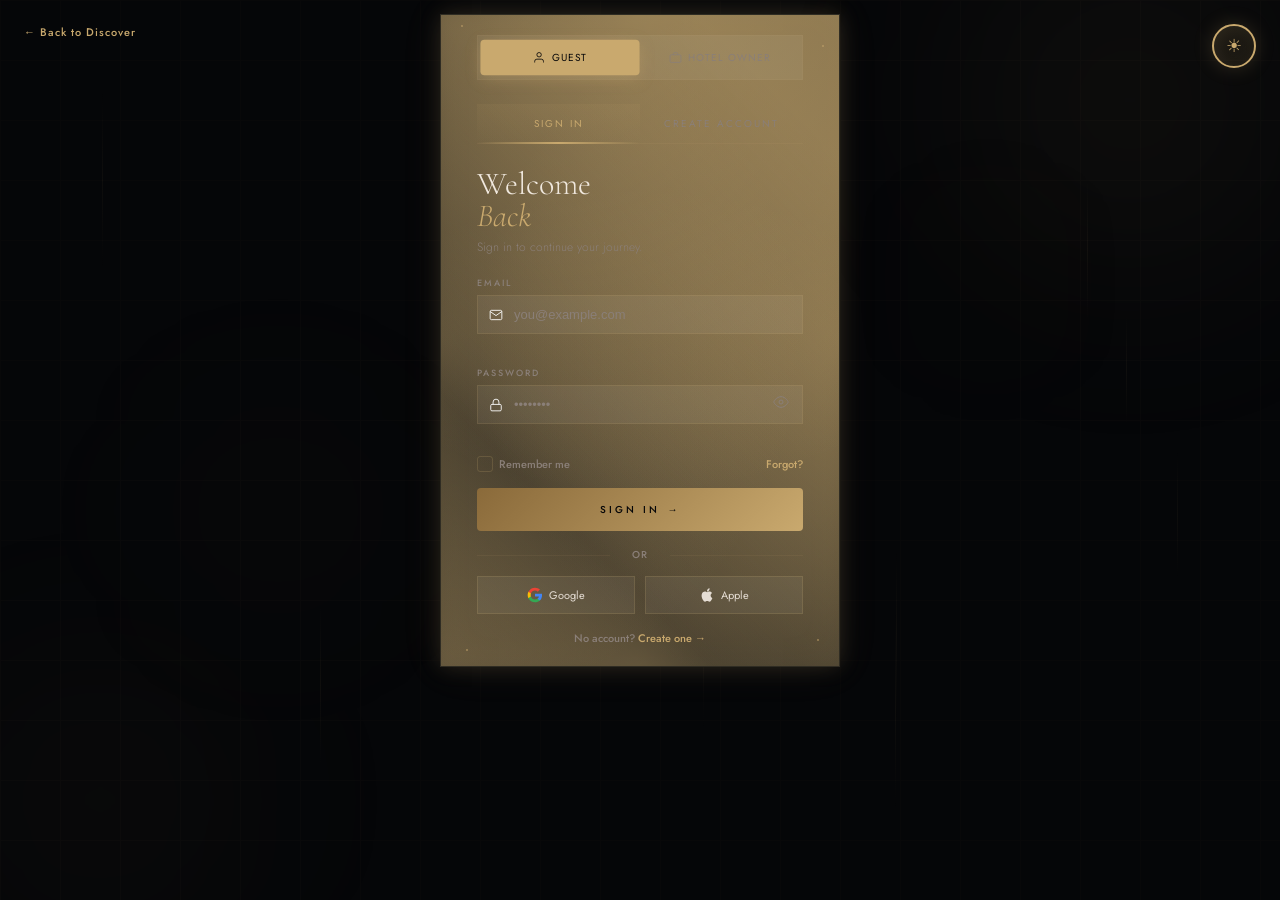
<file: aurum fixed/aurum/frontend/auth.html>
<!DOCTYPE html>
<html lang="en">
<head>
  <meta charset="UTF-8"/>
  <meta name="viewport" content="width=device-width, initial-scale=1.0"/>
  <title>AURUM — Sign In</title>
  <link rel="stylesheet" href="auth.css"/>
  <link href="https://fonts.googleapis.com/css2?family=Cormorant+Garamond:ital,wght@0,300;0,400;0,600;1,300;1,400&family=Jost:wght@200;300;400;500;600&display=swap" rel="stylesheet"/>
</head>
<body class="dark-mode">

<!-- Background Effects -->
<div class="auth-bg">
  <div class="auth-bg-orb auth-bg-orb-1"></div>
  <div class="auth-bg-orb auth-bg-orb-2"></div>
  <div class="auth-bg-orb auth-bg-orb-3"></div>
  <div class="auth-bg-orb auth-bg-orb-4"></div>
  <div class="auth-bg-grid"></div>
  <div class="auth-particles">
    <div class="auth-particle p1"></div>
    <div class="auth-particle p2"></div>
    <div class="auth-particle p3"></div>
    <div class="auth-particle p4"></div>
    <div class="auth-particle p5"></div>
    <div class="auth-particle p6"></div>
    <div class="auth-particle p7"></div>
    <div class="auth-particle p8"></div>
    <div class="auth-particle p9"></div>
    <div class="auth-particle p10"></div>
    <div class="auth-particle p11"></div>
    <div class="auth-particle p12"></div>
    <div class="auth-particle p13"></div>
    <div class="auth-particle p14"></div>
    <div class="auth-particle p15"></div>
    <div class="auth-particle p16"></div>
    <div class="auth-particle p17"></div>
    <div class="auth-particle p18"></div>
    <div class="auth-particle p19"></div>
    <div class="auth-particle p20"></div>
  </div>
  <div class="auth-lines">
    <div class="auth-line auth-line-1"></div>
    <div class="auth-line auth-line-2"></div>
    <div class="auth-line auth-line-3"></div>
    <div class="auth-line auth-line-4"></div>
    <div class="auth-line auth-line-5"></div>
    <div class="auth-line auth-line-6"></div>
    <div class="auth-line auth-line-7"></div>
    <div class="auth-line auth-line-8"></div>
    <div class="auth-line auth-line-9"></div>
    <div class="auth-line auth-line-10"></div>
  </div>
</div>

<div class="auth-center-wrapper">
  <!-- Theme Toggle -->
  <button class="theme-toggle-btn" id="themeToggle" title="Toggle theme">
    <span id="themeIcon">☀</span>
  </button>

  <!-- Logo -->
  <a href="index.html" class="auth-logo animate-logo">AUR<span>UM</span></a>

  <!-- Auth Card -->
  <div class="auth-card animate-card">
    <!-- Corner Accents -->
    <div class="corner-dot top-left"></div>
    <div class="corner-dot top-right"></div>
    <div class="corner-dot bottom-right"></div>
    <div class="corner-dot bottom-left"></div>
    
    <!-- Floating Particles -->
    <div class="particle particle-1"></div>
    <div class="particle particle-2"></div>
    <div class="particle particle-3"></div>
    <div class="particle particle-4"></div>

    <!-- Role Switcher -->
    <div class="role-switcher animate-role-switcher">
      <button class="role-btn active" id="roleGuest">
        <svg width="13" height="13" viewBox="0 0 24 24" fill="none" stroke="currentColor" stroke-width="1.5">
          <path d="M20 21v-2a4 4 0 0 0-4-4H8a4 4 0 0 0-4 4v2"/>
          <circle cx="12" cy="7" r="4"/>
        </svg>
        <span class="role-btn-text">Guest</span>
      </button>
      <button class="role-btn" id="roleOwner">
        <svg width="13" height="13" viewBox="0 0 24 24" fill="none" stroke="currentColor" stroke-width="1.5">
          <rect x="2" y="7" width="20" height="14" rx="2"/>
          <path d="M16 7V5a2 2 0 0 0-2-2h-4a2 2 0 0 0-2 2v2"/>
        </svg>
        <span class="role-btn-text">Hotel Owner</span>
      </button>
    </div>

    <!-- GUEST SECTION -->
    <div id="guestSection">
      <div class="auth-tabs animate-tabs">
        <button class="auth-tab active" id="tabLogin">
          <span class="tab-text">Sign In</span>
        </button>
        <button class="auth-tab" id="tabRegister">
          <span class="tab-text">Create Account</span>
        </button>
      </div>

      <!-- Guest Login -->
      <div class="auth-form-wrap" id="loginWrap">
        <div class="auth-form-title">
          <span class="title-line">Welcome</span>
          <span class="title-line italic"><em>Back</em></span>
        </div>
        <p class="auth-form-sub">Sign in to continue your journey.</p>

        <div class="field-g animate-field" style="--field-delay:0">
          <label class="field-l">Email</label>
          <div class="field-icon-wrap">
            <svg class="field-ico" viewBox="0 0 24 24" fill="none" stroke="currentColor" stroke-width="1.5">
              <path d="M4 4h16c1.1 0 2 .9 2 2v12c0 1.1-.9 2-2 2H4c-1.1 0-2-.9-2-2V6c0-1.1.9-2 2-2z"/>
              <polyline points="22,6 12,13 2,6"/>
            </svg>
            <input type="email" class="field-i" id="loginEmail" placeholder="you@example.com"/>
          </div>
          <div class="field-error" id="loginEmailErr"></div>
        </div>

        <div class="field-g animate-field" style="--field-delay:1">
          <label class="field-l">Password</label>
          <div class="field-icon-wrap">
            <svg class="field-ico" viewBox="0 0 24 24" fill="none" stroke="currentColor" stroke-width="1.5">
              <rect x="3" y="11" width="18" height="11" rx="2"/>
              <path d="M7 11V7a5 5 0 0110 0v4"/>
            </svg>
            <input type="password" class="field-i" id="loginPass" placeholder="••••••••"/>
            <button class="pw-toggle" type="button" onclick="togglePw('loginPass',this)">
              <svg viewBox="0 0 24 24" fill="none" stroke="currentColor" stroke-width="1.5" width="16" height="16">
                <path d="M1 12s4-8 11-8 11 8 11 8-4 8-11 8-11-8-11-8z"/>
                <circle cx="12" cy="12" r="3"/>
              </svg>
            </button>
          </div>
          <div class="field-error" id="loginPassErr"></div>
        </div>

        <div class="auth-options animate-field" style="--field-delay:2">
          <label class="remember-me">
            <input type="checkbox" class="custom-checkbox"/>
            <span class="checkbox-custom"></span>
            Remember me
          </label>
          <a href="#" class="forgot-link">Forgot?</a>
        </div>

        <button class="btn-auth animate-btn-auth" id="loginBtn" style="--field-delay:3">
          <span class="btn-auth-text">Sign In</span>
          <span class="btn-auth-arrow">→</span>
        </button>

        <div class="auth-divider animate-field" style="--field-delay:4">
          <span>or</span>
        </div>

        <div class="social-btns animate-field" style="--field-delay:5">
          <button class="social-btn" onclick="socialLogin('Google')">
            <svg viewBox="0 0 24 24" width="16" height="16">
              <path d="M22.56 12.25c0-.78-.07-1.53-.2-2.25H12v4.26h5.92c-.26 1.37-1.04 2.53-2.21 3.31v2.77h3.57c2.08-1.92 3.28-4.74 3.28-8.09z" fill="#4285F4"/>
              <path d="M12 23c2.97 0 5.46-.98 7.28-2.66l-3.57-2.77c-.98.66-2.23 1.06-3.71 1.06-2.86 0-5.29-1.93-6.16-4.53H2.18v2.84C3.99 20.53 7.7 23 12 23z" fill="#34A853"/>
              <path d="M5.84 14.09c-.22-.66-.35-1.36-.35-2.09s.13-1.43.35-2.09V7.07H2.18C1.43 8.55 1 10.22 1 12s.43 3.45 1.18 4.93l2.85-2.22.81-.62z" fill="#FBBC05"/>
              <path d="M12 5.38c1.62 0 3.06.56 4.21 1.64l3.15-3.15C17.45 2.09 14.97 1 12 1 7.7 1 3.99 3.47 2.18 7.07l3.66 2.84c.87-2.6 3.3-4.53 6.16-4.53z" fill="#EA4335"/>
            </svg>
            Google
          </button>
          <button class="social-btn" onclick="socialLogin('Apple')">
            <svg viewBox="0 0 24 24" width="16" height="16" fill="currentColor">
              <path d="M18.71 19.5c-.83 1.24-1.71 2.45-3.05 2.47-1.34.03-1.77-.79-3.29-.79-1.53 0-2 .77-3.27.82-1.31.05-2.3-1.32-3.14-2.53C4.25 17 2.94 12.45 4.7 9.39c.87-1.52 2.43-2.48 4.12-2.51 1.28-.02 2.5.87 3.29.87.78 0 2.26-1.07 3.8-.91.65.03 2.47.26 3.64 1.98-.09.06-2.17 1.28-2.15 3.81.03 3.02 2.65 4.03 2.68 4.04-.03.07-.42 1.44-1.38 2.83M13 3.5c.73-.83 1.94-1.46 2.94-1.5.13 1.17-.34 2.35-1.04 3.19-.69.85-1.83 1.51-2.95 1.42-.15-1.15.41-2.35 1.05-3.11z"/>
            </svg>
            Apple
          </button>
        </div>

        <p class="switch-link animate-field" style="--field-delay:6">
          No account? <a href="#" id="goRegisterLink">Create one →</a>
        </p>
      </div>

      <!-- Guest Register -->
      <div class="auth-form-wrap hidden" id="registerWrap">
        <div class="auth-form-title">
          <span class="title-line">Join</span>
          <span class="title-line italic"><em>AURUM</em></span>
        </div>
        <p class="auth-form-sub">Create your account to unlock exclusive rates.</p>

        <div class="field-row-2 animate-field" style="--field-delay:0">
          <div class="field-g">
            <label class="field-l">First Name</label>
            <input type="text" class="field-i" id="regFirst" placeholder="Alexandre"/>
            <div class="field-error" id="regFirstErr"></div>
          </div>
          <div class="field-g">
            <label class="field-l">Last Name</label>
            <input type="text" class="field-i" id="regLast" placeholder="Fontaine"/>
            <div class="field-error" id="regLastErr"></div>
          </div>
        </div>

        <div class="field-g animate-field" style="--field-delay:1">
          <label class="field-l">Email</label>
          <input type="email" class="field-i" id="regEmail" placeholder="you@example.com"/>
          <div class="field-error" id="regEmailErr"></div>
        </div>

        <div class="field-g animate-field" style="--field-delay:2">
          <label class="field-l">Password</label>
          <div class="field-icon-wrap">
            <input type="password" class="field-i" id="regPass" placeholder="Min 8 characters" oninput="checkStrength(this.value)"/>
            <button class="pw-toggle" type="button" onclick="togglePw('regPass',this)">
              <svg viewBox="0 0 24 24" fill="none" stroke="currentColor" stroke-width="1.5" width="16" height="16">
                <path d="M1 12s4-8 11-8 11 8 11 8-4 8-11 8-11-8-11-8z"/>
                <circle cx="12" cy="12" r="3"/>
              </svg>
            </button>
          </div>
          <div class="strength-bar"><div class="strength-fill" id="strengthFill"></div></div>
          <div class="strength-label" id="strengthLabel"></div>
          <div class="field-error" id="regPassErr"></div>
        </div>

        <div class="field-g animate-field" style="--field-delay:3">
          <label class="field-l">Confirm Password</label>
          <div class="field-icon-wrap">
            <input type="password" class="field-i" id="regPass2" placeholder="Repeat password"/>
            <button class="pw-toggle" type="button" onclick="togglePw('regPass2',this)">
              <svg viewBox="0 0 24 24" fill="none" stroke="currentColor" stroke-width="1.5" width="16" height="16">
                <path d="M1 12s4-8 11-8 11 8 11 8-4 8-11 8-11-8-11-8z"/>
                <circle cx="12" cy="12" r="3"/>
              </svg>
            </button>
          </div>
          <div class="field-error" id="regPass2Err"></div>
        </div>

        <label class="agree-check animate-field" style="--field-delay:4">
          <input type="checkbox" id="agreeTerms" class="custom-checkbox"/>
          <span class="checkbox-custom"></span>
          <span>I agree to <a href="#">Terms</a></span>
        </label>
        <div class="field-error" id="agreeErr"></div>

        <button class="btn-auth animate-btn-auth" id="registerBtn" style="--field-delay:5">
          <span class="btn-auth-text">Create Account</span>
          <span class="btn-auth-arrow">→</span>
        </button>

        <p class="switch-link animate-field" style="--field-delay:6">
          Already have an account? <a href="#" id="goLoginLink">Sign in →</a>
        </p>
      </div>
    </div>

    <!-- OWNER SECTION -->
    <div id="ownerSection" class="hidden">
      <div class="owner-auth-badge animate-owner-badge">
        <svg width="14" height="14" viewBox="0 0 24 24" fill="none" stroke="currentColor" stroke-width="1.5">
          <path d="M3 9l9-7 9 7v11a2 2 0 01-2 2H5a2 2 0 01-2-2z"/>
          <polyline points="9 22 9 12 15 12 15 22"/>
        </svg>
        Hotel Owner
      </div>

      <div class="auth-tabs animate-tabs">
        <button class="auth-tab active" id="ownerTabLogin">
          <span class="tab-text">Owner Sign In</span>
        </button>
        <button class="auth-tab" id="ownerTabRegister">
          <span class="tab-text">Register</span>
        </button>
      </div>

      <!-- Owner Login -->
      <div class="auth-form-wrap" id="ownerLoginWrap">
        <div class="auth-form-title">
          <span class="title-line">Owner</span>
          <span class="title-line italic"><em>Dashboard</em></span>
        </div>
        <p class="auth-form-sub">Manage your properties and bookings.</p>

        <div class="field-g animate-field" style="--field-delay:0">
          <label class="field-l">Business Email</label>
          <div class="field-icon-wrap">
            <svg class="field-ico" viewBox="0 0 24 24" fill="none" stroke="currentColor" stroke-width="1.5">
              <path d="M4 4h16c1.1 0 2 .9 2 2v12c0 1.1-.9 2-2 2H4c-1.1 0-2-.9-2-2V6c0-1.1.9-2 2-2z"/>
              <polyline points="22,6 12,13 2,6"/>
            </svg>
            <input type="email" class="field-i" id="ownerLoginEmail" placeholder="hotel@example.com"/>
          </div>
          <div class="field-error" id="ownerLoginEmailErr"></div>
        </div>

        <div class="field-g animate-field" style="--field-delay:1">
          <label class="field-l">Password</label>
          <div class="field-icon-wrap">
            <svg class="field-ico" viewBox="0 0 24 24" fill="none" stroke="currentColor" stroke-width="1.5">
              <rect x="3" y="11" width="18" height="11" rx="2"/>
              <path d="M7 11V7a5 5 0 0110 0v4"/>
            </svg>
            <input type="password" class="field-i" id="ownerLoginPass" placeholder="••••••••"/>
            <button class="pw-toggle" type="button" onclick="togglePw('ownerLoginPass',this)">
              <svg viewBox="0 0 24 24" fill="none" stroke="currentColor" stroke-width="1.5" width="16" height="16">
                <path d="M1 12s4-8 11-8 11 8 11 8-4 8-11 8-11-8-11-8z"/>
                <circle cx="12" cy="12" r="3"/>
              </svg>
            </button>
          </div>
          <div class="field-error" id="ownerLoginPassErr"></div>
        </div>

        <button class="btn-auth owner-btn animate-btn-auth" id="ownerLoginBtn" style="--field-delay:2">
          <span class="btn-auth-text">Access Dashboard</span>
          <span class="btn-auth-arrow">→</span>
        </button>

        <p class="switch-link animate-field" style="--field-delay:3">
          New partner? <a href="#" id="goOwnerRegisterLink">Register →</a>
        </p>
      </div>

      <!-- Owner Register -->
      <div class="auth-form-wrap hidden" id="ownerRegisterWrap">
        <div class="auth-form-title">
          <span class="title-line">Partner</span>
          <span class="title-line italic"><em>Registration</em></span>
        </div>
        <p class="auth-form-sub">List and manage your properties.</p>

        <div class="field-row-2 animate-field" style="--field-delay:0">
          <div class="field-g">
            <label class="field-l">First Name</label>
            <input type="text" class="field-i" id="ownerFirst" placeholder="Sofia"/>
            <div class="field-error" id="ownerFirstErr"></div>
          </div>
          <div class="field-g">
            <label class="field-l">Last Name</label>
            <input type="text" class="field-i" id="ownerLast" placeholder="Marchetti"/>
            <div class="field-error" id="ownerLastErr"></div>
          </div>
        </div>

        <div class="field-g animate-field" style="--field-delay:1">
          <label class="field-l">Hotel Name</label>
          <input type="text" class="field-i" id="ownerHotel" placeholder="The Grand Palazzo"/>
          <div class="field-error" id="ownerHotelErr"></div>
        </div>

        <div class="field-g animate-field" style="--field-delay:2">
          <label class="field-l">Email</label>
          <input type="email" class="field-i" id="ownerEmail" placeholder="sofia@hotel.com"/>
          <div class="field-error" id="ownerEmailErr"></div>
        </div>

        <div class="field-g animate-field" style="--field-delay:3">
          <label class="field-l">Password</label>
          <div class="field-icon-wrap">
            <input type="password" class="field-i" id="ownerPass" placeholder="Min 8 characters" oninput="checkOwnerStrength(this.value)"/>
            <button class="pw-toggle" type="button" onclick="togglePw('ownerPass',this)">
              <svg viewBox="0 0 24 24" fill="none" stroke="currentColor" stroke-width="1.5" width="16" height="16">
                <path d="M1 12s4-8 11-8 11 8 11 8-4 8-11 8-11-8-11-8z"/>
                <circle cx="12" cy="12" r="3"/>
              </svg>
            </button>
          </div>
          <div class="strength-bar"><div class="strength-fill" id="ownerStrFill"></div></div>
          <div class="strength-label" id="ownerStrLabel"></div>
          <div class="field-error" id="ownerPassErr"></div>
        </div>

        <label class="agree-check animate-field" style="--field-delay:4">
          <input type="checkbox" id="ownerAgreeTerms" class="custom-checkbox"/>
          <span class="checkbox-custom"></span>
          <span>I agree to <a href="#">Partner Terms</a></span>
        </label>
        <div class="field-error" id="ownerAgreeErr"></div>

        <button class="btn-auth owner-btn animate-btn-auth" id="ownerRegisterBtn" style="--field-delay:5">
          <span class="btn-auth-text">Create Owner Account</span>
          <span class="btn-auth-arrow">→</span>
        </button>

        <p class="switch-link animate-field" style="--field-delay:6">
          Already registered? <a href="#" id="goOwnerLoginLink">Sign in →</a>
        </p>
      </div>
    </div>
  </div>

  <!-- Back Link -->
  <a href="index.html" class="auth-back animate-back">← Back to Discover</a>
</div>

<!-- Success Overlay -->
<div class="success-overlay" id="successOverlay">
  <div class="success-content">
    <div class="success-checkmark">
      <svg viewBox="0 0 50 50" width="50" height="50">
        <circle cx="25" cy="25" r="23" fill="none" stroke="currentColor" stroke-width="2" class="checkmark-circle"/>
        <path d="M14 27l7 7 15-15" fill="none" stroke="currentColor" stroke-width="3" stroke-linecap="round" stroke-linejoin="round" class="checkmark-check"/>
      </svg>
    </div>
    <div class="success-text" id="successText">Welcome back!</div>
    <div class="success-subtext" id="successSubtext">Redirecting...</div>
  </div>
</div>

<script src="config.js"></script>
<script src="auth.js"></script>
</body>
</html>
</file>
<file: aurum fixed/aurum/frontend/auth.css>
/* ═══════════════════════════
   AURUM — auth.css
   Centered Card Design
═══════════════════════════ */

@import url('https://fonts.googleapis.com/css2?family=Cormorant+Garamond:ital,wght@0,300;0,400;0,600;1,300;1,400&family=Jost:wght@200;300;400;500;600&display=swap');

/* ── Dark Mode (default) ── */
body.dark-mode {
  --bg:          #050608;
  --bg2:         #0a0d11;
  --bg3:         #0f1419;
  --border:      rgba(201, 169, 110, 0.20);
  --border-s:    rgba(201, 169, 110, 0.08);
  --text:        #e5ddd4;
  --text-m:      #8a7f78;
  --gold:        #c9a96e;
  --gold-d:      #8a6a3a;
  --gold-glow:   rgba(201, 169, 110, 0.15);
  --white:        #f0e8de;
  --input-bg:    rgba(255,255,255,0.05);
  --input-bdr:   rgba(201, 169, 110, 0.15);
  --btn-txt:     #050608;
  --card-bg:     rgba(10, 13, 17, 0.95);
  --social-bg:   rgba(255,255,255,0.05);
  --social-bdr:  rgba(201, 169, 110, 0.18);
  --social-txt:  #e5ddd4;
}

/* ── Light Mode ── */
body.light-mode {
  --bg:          #f0f6f4;
  --bg2:         #fafcfb;
  --bg3:         #eef4f2;
  --border:      rgba(64,138,113,0.20);
  --border-s:    rgba(64,138,113,0.10);
  --text:        #091413;
  --text-m:      #2a5f4e;
  --gold:        #408A71;
  --gold-d:      #285A48;
  --gold-glow:   rgba(64,138,113,0.12);
  --white:        #091413;
  --input-bg:     rgba(176, 228, 204, 0.25);
  --input-bdr:    rgba(64,138,113,0.15);
  --btn-txt:      #ffffff;
  --card-bg:      rgba(250, 252, 251, 0.98);
  --social-bg:    #fafcfb;
  --social-bdr:   rgba(64,138,113,0.15);
  --social-txt:   #091413;
}

*, *::before, *::after { margin:0; padding:0; box-sizing:border-box; }
html { font-size:16px; }
body {
  font-family: 'Jost', sans-serif;
  background: var(--bg);
  color: var(--text);
  min-height: 100vh;
  transition: background 0.6s ease, color 0.6s ease;
  font-weight: 500;
  overflow-x: hidden;
}
a { text-decoration:none; color:var(--gold); }
button { font-family: 'Jost', sans-serif; cursor:pointer; }
::selection { background:var(--gold); color:#000; }
::-webkit-scrollbar { width:3px; }
::-webkit-scrollbar-thumb { background:var(--gold-d); }

/* ── Background Effects ── */
.auth-bg {
  position: fixed;
  inset: 0;
  pointer-events: none;
  overflow: hidden;
}
.auth-bg-orb {
  position: absolute;
  border-radius: 50%;
  filter: blur(100px);
}
.auth-bg-orb-1 {
  width: 500px;
  height: 500px;
  top: -150px;
  right: -100px;
  background: radial-gradient(circle, rgba(201,169,110,0.08) 0%, transparent 70%);
  animation: bgOrbFloat1 20s ease-in-out infinite alternate;
}
.auth-bg-orb-2 {
  width: 400px;
  height: 400px;
  bottom: -100px;
  left: -100px;
  background: radial-gradient(circle, rgba(201,169,110,0.05) 0%, transparent 70%);
  animation: bgOrbFloat2 25s ease-in-out infinite alternate;
}
@keyframes bgOrbFloat1 {
  0% { transform: translate(0, 0) scale(1); }
  100% { transform: translate(-50px, 50px) scale(1.1); }
}
@keyframes bgOrbFloat2 {
  0% { transform: translate(0, 0); }
  100% { transform: translate(40px, -40px); }
}
.auth-bg-grid {
  position: absolute;
  inset: 0;
  opacity: 0.02;
  background-image:
    linear-gradient(rgba(201,169,110,1) 1px, transparent 1px),
    linear-gradient(90deg, rgba(201,169,110,1) 1px, transparent 1px);
  background-size: 60px 60px;
  animation: gridPulse 4s ease-in-out infinite;
}
@keyframes gridPulse {
  0%, 100% { opacity: 0.02; }
  50% { opacity: 0.04; }
}

/* Light mode background effects */
body.light-mode .auth-bg-orb-1 {
  background: radial-gradient(circle, rgba(107,142,35,0.06) 0%, transparent 70%);
}
body.light-mode .auth-bg-orb-2 {
  background: radial-gradient(circle, rgba(107,142,35,0.04) 0%, transparent 70%);
}
body.light-mode .auth-bg-grid {
  background-image:
    linear-gradient(rgba(107,142,35,1) 1px, transparent 1px),
    linear-gradient(90deg, rgba(107,142,35,1) 1px, transparent 1px);
}

/* Extra background orbs */
.auth-bg-orb-3 {
  width: 300px;
  height: 300px;
  top: 40%;
  left: 10%;
  background: radial-gradient(circle, rgba(201,169,110,0.04) 0%, transparent 70%);
  animation: bgOrbFloat3 18s ease-in-out infinite alternate;
}
.auth-bg-orb-4 {
  width: 200px;
  height: 200px;
  top: 20%;
  right: 15%;
  background: radial-gradient(circle, rgba(201,169,110,0.03) 0%, transparent 70%);
  animation: bgOrbFloat4 22s ease-in-out infinite alternate;
}
body.light-mode .auth-bg-orb-3 {
  background: radial-gradient(circle, rgba(107,142,35,0.05) 0%, transparent 70%);
}
body.light-mode .auth-bg-orb-4 {
  background: radial-gradient(circle, rgba(107,142,35,0.04) 0%, transparent 70%);
}
@keyframes bgOrbFloat3 {
  0% { transform: translate(0, 0) scale(1); }
  100% { transform: translate(30px, -50px) scale(1.15); }
}
@keyframes bgOrbFloat4 {
  0% { transform: translate(0, 0); }
  100% { transform: translate(-40px, 30px); }
}

/* Floating particles */
.auth-particles {
  position: absolute;
  inset: 0;
  pointer-events: none;
}
.auth-particle {
  position: absolute;
  width: 3px;
  height: 3px;
  border-radius: 50%;
  background: var(--gold);
  opacity: 0;
  animation: authParticleFloat linear infinite;
}
.auth-particle.p1 { left: 5%; top: 10%; animation-duration: 10s; animation-delay: 0s; }
.auth-particle.p2 { left: 15%; top: 60%; animation-duration: 12s; animation-delay: 2s; }
.auth-particle.p3 { left: 25%; top: 30%; animation-duration: 9s; animation-delay: 4s; }
.auth-particle.p4 { left: 35%; top: 75%; animation-duration: 14s; animation-delay: 1s; }
.auth-particle.p5 { left: 45%; top: 20%; animation-duration: 11s; animation-delay: 3s; }
.auth-particle.p6 { left: 55%; top: 50%; animation-duration: 13s; animation-delay: 5s; }
.auth-particle.p7 { left: 65%; top: 85%; animation-duration: 10s; animation-delay: 1.5s; }
.auth-particle.p8 { left: 75%; top: 35%; animation-duration: 12s; animation-delay: 3.5s; }
.auth-particle.p9 { left: 85%; top: 65%; animation-duration: 9s; animation-delay: 2.5s; }
.auth-particle.p10 { left: 92%; top: 15%; animation-duration: 14s; animation-delay: 4.5s; }
.auth-particle.p11 { left: 8%; top: 90%; animation-duration: 11s; animation-delay: 0.5s; }
.auth-particle.p12 { left: 18%; top: 45%; animation-duration: 13s; animation-delay: 6s; }
.auth-particle.p13 { left: 30%; top: 12%; animation-duration: 10s; animation-delay: 5.5s; }
.auth-particle.p14 { left: 42%; top: 68%; animation-duration: 12s; animation-delay: 7s; }
.auth-particle.p15 { left: 52%; top: 28%; animation-duration: 9s; animation-delay: 1.8s; }
.auth-particle.p16 { left: 62%; top: 92%; animation-duration: 14s; animation-delay: 3.8s; }
.auth-particle.p17 { left: 72%; top: 55%; animation-duration: 11s; animation-delay: 6.5s; }
.auth-particle.p18 { left: 82%; top: 8%; animation-duration: 13s; animation-delay: 2.8s; }
.auth-particle.p19 { left: 88%; top: 78%; animation-duration: 10s; animation-delay: 4.8s; }
.auth-particle.p20 { left: 95%; top: 42%; animation-duration: 12s; animation-delay: 7.5s; }
@keyframes authParticleFloat {
  0% { opacity: 0; transform: translateY(0) scale(0); }
  15% { opacity: 0.6; transform: translateY(-20px) scale(1); }
  85% { opacity: 0.2; transform: translateY(-100px) scale(0.6); }
  100% { opacity: 0; transform: translateY(-120px) scale(0); }
}

/* Floating lines */
.auth-lines {
  position: absolute;
  inset: 0;
  pointer-events: none;
}
.auth-line {
  position: absolute;
  background: linear-gradient(to bottom, transparent, var(--gold), transparent);
  opacity: 0.05;
}
.auth-line-1 { width: 1px; height: 180px; left: 8%; top: 10%; animation: authLineDrift1 14s ease-in-out infinite alternate; }
.auth-line-2 { width: 1px; height: 140px; right: 15%; top: 20%; animation: authLineDrift2 18s ease-in-out infinite alternate; }
.auth-line-3 { width: 1px; height: 160px; left: 25%; bottom: 15%; animation: authLineDrift3 12s ease-in-out infinite alternate; }
.auth-line-4 { width: 1px; height: 120px; left: 38%; top: 5%; animation: authLineDrift4 16s ease-in-out infinite alternate; }
.auth-line-5 { width: 1px; height: 200px; right: 30%; bottom: 10%; animation: authLineDrift5 20s ease-in-out infinite alternate; }
.auth-line-6 { width: 1px; height: 150px; left: 55%; top: 25%; animation: authLineDrift6 13s ease-in-out infinite alternate; }
.auth-line-7 { width: 1px; height: 130px; right: 8%; top: 50%; animation: authLineDrift7 17s ease-in-out infinite alternate; }
.auth-line-8 { width: 1px; height: 170px; left: 70%; bottom: 20%; animation: authLineDrift8 15s ease-in-out infinite alternate; }
.auth-line-9 { width: 1px; height: 110px; left: 88%; top: 35%; animation: authLineDrift9 19s ease-in-out infinite alternate; }
.auth-line-10 { width: 1px; height: 190px; right: 45%; top: 60%; animation: authLineDrift10 21s ease-in-out infinite alternate; }
body.light-mode .auth-line {
  background: linear-gradient(to bottom, transparent, #408A71, transparent);
}
@keyframes authLineDrift1 { 0% { transform: translateY(0) rotate(0deg); opacity: 0.04; } 100% { transform: translateY(30px) rotate(4deg); opacity: 0.09; } }
@keyframes authLineDrift2 { 0% { transform: translateY(0) rotate(0deg); opacity: 0.03; } 100% { transform: translateY(-40px) rotate(-3deg); opacity: 0.08; } }
@keyframes authLineDrift3 { 0% { transform: translateY(0); opacity: 0.04; } 100% { transform: translateY(50px); opacity: 0.07; } }
@keyframes authLineDrift4 { 0% { transform: translateY(0) rotate(2deg); opacity: 0.03; } 100% { transform: translateY(-35px) rotate(-2deg); opacity: 0.08; } }
@keyframes authLineDrift5 { 0% { transform: translateY(0) rotate(-1deg); opacity: 0.04; } 100% { transform: translateY(40px) rotate(3deg); opacity: 0.07; } }
@keyframes authLineDrift6 { 0% { transform: translateY(0) rotate(1deg); opacity: 0.03; } 100% { transform: translateY(-50px) rotate(-4deg); opacity: 0.09; } }
@keyframes authLineDrift7 { 0% { transform: translateY(0) rotate(-2deg); opacity: 0.04; } 100% { transform: translateY(30px) rotate(2deg); opacity: 0.08; } }
@keyframes authLineDrift8 { 0% { transform: translateY(0) rotate(0deg); opacity: 0.03; } 100% { transform: translateY(-45px) rotate(-3deg); opacity: 0.07; } }
@keyframes authLineDrift9 { 0% { transform: translateY(0) rotate(3deg); opacity: 0.04; } 100% { transform: translateY(35px) rotate(-2deg); opacity: 0.08; } }
@keyframes authLineDrift10 { 0% { transform: translateY(0) rotate(-1deg); opacity: 0.03; } 100% { transform: translateY(-55px) rotate(4deg); opacity: 0.09; } }

/* ── Center Wrapper ── */
.auth-center-wrapper {
  min-height: 100vh;
  display: flex;
  flex-direction: column;
  align-items: center;
  justify-content: flex-start;
  padding-top: 0;
  padding-bottom: 40px;
  position: relative;
  z-index: 1;
}

/* ── Theme Toggle Button ── */
.theme-toggle-btn {
  position: fixed;
  top: 24px;
  right: 24px;
  width: 44px;
  height: 44px;
  border-radius: 50%;
  background: linear-gradient(135deg, rgba(201,169,110,0.12), rgba(201,169,110,0.05));
  border: 2px solid var(--gold);
  color: var(--gold);
  font-size: 18px;
  display: flex;
  align-items: center;
  justify-content: center;
  transition: all 0.4s cubic-bezier(0.16, 1, 0.3, 1);
  cursor: pointer;
  z-index: 100;
  animation: themeButtonSlide 0.8s cubic-bezier(0.16, 1, 0.3, 1) forwards, themePulse 3s ease-in-out infinite 1.2s;
  opacity: 0;
  transform: translateX(30px);
  box-shadow: 0 0 20px rgba(201,169,110,0.2), inset 0 0 20px rgba(201,169,110,0.1);
}
@keyframes themeButtonSlide {
  0% { opacity: 0; transform: translateX(30px) scale(0.8); }
  100% { opacity: 1; transform: translateX(0) scale(1); }
}
@keyframes themePulse {
  0%, 100% { 
    box-shadow: 0 0 15px rgba(201,169,110,0.2), 
                0 0 30px rgba(201,169,110,0.1),
                inset 0 0 15px rgba(201,169,110,0.08);
  }
  50% { 
    box-shadow: 0 0 25px rgba(201,169,110,0.4),
                0 0 50px rgba(201,169,110,0.2),
                inset 0 0 25px rgba(201,169,110,0.15);
  }
}
.theme-toggle-btn:hover {
  background: linear-gradient(135deg, rgba(201,169,110,0.2), rgba(201,169,110,0.12));
  box-shadow: 0 0 30px rgba(201,169,110,0.5), 
              0 0 60px rgba(201,169,110,0.3),
              inset 0 0 30px rgba(201,169,110,0.2);
  transform: scale(1.15) rotate(15deg);
}
.theme-toggle-btn:active {
  transform: scale(0.92) rotate(0deg);
}
.theme-toggle-btn::before {
  content: '';
  position: absolute;
  inset: -8px;
  border: 2px solid transparent;
  border-radius: 50%;
  background: linear-gradient(45deg, var(--gold), transparent, transparent, var(--gold)) border-box;
  opacity: 0;
  animation: buttonRing 4s linear infinite;
  pointer-events: none;
  z-index: -1;
}
@keyframes buttonRing {
  0% { 
    opacity: 0;
    transform: scale(1) rotate(0deg);
  }
  50% {
    opacity: 1;
  }
  100% { 
    opacity: 0;
    transform: scale(1.3) rotate(360deg);
  }
}
body.light-mode .theme-toggle-btn {
  border-color: #408A71;
  color: #408A71;
  background: linear-gradient(135deg, rgba(64,138,113,0.12), rgba(64,138,113,0.05));
  box-shadow: 0 0 20px rgba(64,138,113,0.2), inset 0 0 20px rgba(64,138,113,0.1);
  animation: themeButtonSlide 0.8s cubic-bezier(0.16, 1, 0.3, 1) forwards, themeGreenPulse 3s ease-in-out infinite 1.2s;
}
@keyframes themeGreenPulse {
  0%, 100% { 
    box-shadow: 0 0 15px rgba(107,142,35,0.2),
                0 0 30px rgba(107,142,35,0.1),
                inset 0 0 15px rgba(107,142,35,0.08);
  }
  50% { 
    box-shadow: 0 0 25px rgba(107,142,35,0.4),
                0 0 50px rgba(107,142,35,0.2),
                inset 0 0 25px rgba(107,142,35,0.15);
  }
}
body.light-mode .theme-toggle-btn:hover {
  background: linear-gradient(135deg, rgba(107,142,35,0.2), rgba(107,142,35,0.12));
  box-shadow: 0 0 30px rgba(107,142,35,0.5),
              0 0 60px rgba(107,142,35,0.3),
              inset 0 0 30px rgba(107,142,35,0.2);
}

/* ── Logo ── */
.auth-logo {
  font-family: 'Cormorant Garamond', serif;
  font-size: 28px;
  font-weight: 300;
  letter-spacing: 8px;
  color: var(--gold);
  text-transform: uppercase;
  margin-bottom: 30px;
  display: block;
  opacity: 0;
  animation: logoReveal 0.8s cubic-bezier(0.16, 1, 0.3, 1) 0.3s forwards;
}
.auth-logo span { color: var(--white); }
@keyframes logoReveal {
  0% { opacity: 0; transform: translateY(-20px); }
  100% { opacity: 1; transform: translateY(0); }
}

/* ── Auth Card ── */
.auth-card {
  background: var(--card-bg);
  border: 1px solid var(--border);
  padding: 20px 36px;
  width: 100%;
  max-width: 400px;
  backdrop-filter: blur(20px);
  position: relative;
  opacity: 1;
  animation: cardReveal 0.8s cubic-bezier(0.16, 1, 0.3, 1) 0.5s ease-out;
  overflow: hidden;
  margin-top: -50px;
}
.auth-card::before {
  content: '';
  position: absolute;
  inset: -2px;
  border-radius: 0;
  padding: 2px;
  background: linear-gradient(
    45deg,
    transparent 0%,
    var(--gold) 25%,
    transparent 50%,
    var(--gold) 75%,
    transparent 100%
  );
  background-size: 300% 300%;
  animation: borderRotate 6s linear infinite;
  pointer-events: none;
  z-index: -1;
  opacity: 0.6;
}
@keyframes borderRotate {
  0% { background-position: 0% 0%; }
  100% { background-position: 100% 100%; }
}
.auth-card::after {
  content: '';
  position: absolute;
  inset: -2px;
  background: radial-gradient(circle at 50% 0%, rgba(201,169,110,0.4), transparent 70%),
              radial-gradient(circle at 0% 50%, rgba(201,169,110,0.3), transparent 70%),
              radial-gradient(circle at 100% 50%, rgba(201,169,110,0.3), transparent 70%),
              radial-gradient(circle at 50% 100%, rgba(201,169,110,0.4), transparent 70%);
  animation: glowPulse 4s ease-in-out infinite;
  pointer-events: none;
  z-index: -1;
  border-radius: 0;
}
@keyframes glowPulse {
  0%, 100% { opacity: 0.3; }
  50% { opacity: 0.7; }
}
.auth-card {
  box-shadow: 0 0 0 1px transparent;
  animation: cardReveal 0.8s cubic-bezier(0.16, 1, 0.3, 1) 0.5s ease-out, cardGlow 3s ease-in-out infinite 1s;
}
@keyframes cardGlow {
  0%, 100% { box-shadow: 0 0 20px rgba(201,169,110,0.15), 0 0 40px rgba(201,169,110,0.08); }
  50% { box-shadow: 0 0 30px rgba(201,169,110,0.25), 0 0 60px rgba(201,169,110,0.15); }
}
body.light-mode .auth-card::before {
  background: linear-gradient(
    45deg,
    transparent 0%,
    #408A71 25%,
    transparent 50%,
    #408A71 75%,
    transparent 100%
  );
}
body.light-mode .auth-card::after {
  background: radial-gradient(circle at 50% 0%, rgba(107,142,35,0.4), transparent 70%),
              radial-gradient(circle at 0% 50%, rgba(107,142,35,0.3), transparent 70%),
              radial-gradient(circle at 100% 50%, rgba(107,142,35,0.3), transparent 70%),
              radial-gradient(circle at 50% 100%, rgba(107,142,35,0.4), transparent 70%);
}
body.light-mode .auth-card {
  animation: cardReveal 0.8s cubic-bezier(0.16, 1, 0.3, 1) 0.5s ease-out, cardGlowGreen 3s ease-in-out infinite 1s;
}
@keyframes cardGlowGreen {
  0%, 100% { box-shadow: 0 0 20px rgba(107,142,35,0.15), 0 0 40px rgba(107,142,35,0.08); }
  50% { box-shadow: 0 0 30px rgba(107,142,35,0.25), 0 0 60px rgba(107,142,35,0.15); }
}

/* Corner Accent Elements */
.auth-card::backdrop {
  display: block;
}
/* Top-left corner spot */
.auth-card {
  position: relative;
}
.auth-card .corner-accent {
  position: absolute;
  width: 40px;
  height: 40px;
  pointer-events: none;
}
/* Simulate corners with additional shadow layers */
.auth-card {
  box-shadow: 
    0 0 20px rgba(201,169,110,0.15), 
    0 0 40px rgba(201,169,110,0.08),
    inset 0 0 40px rgba(201,169,110,0.05);
}
body.light-mode .auth-card {
  box-shadow: 
    0 0 20px rgba(107,142,35,0.15), 
    0 0 40px rgba(107,142,35,0.08),
    inset 0 0 40px rgba(107,142,35,0.05);
}

/* Animated corner indicators */
.auth-card::before {
  background: linear-gradient(
    45deg,
    transparent 0%,
    var(--gold) 20%,
    var(--gold) 30%,
    transparent 50%,
    var(--gold) 70%,
    var(--gold) 80%,
    transparent 100%
  );
  background-size: 300% 300%;
  animation: borderRotate 6s linear infinite;
  border-radius: 0;
  filter: drop-shadow(0 0 10px rgba(201,169,110,0.5));
}

/* Outer glow ring animation */
.auth-card-ring {
  position: absolute;
  inset: -4px;
  border: 1px solid transparent;
  background: linear-gradient(90deg, 
    transparent, 
    var(--gold), 
    transparent) no-repeat;
  background-size: 50% 2px;
  animation: ringRotate 4s linear infinite;
  pointer-events: none;
  z-index: -1;
}
@keyframes ringRotate {
  0% { background-position: 0% 0%; }
  100% { background-position: 100% 0%; }
}
@keyframes cardReveal {
  0% { opacity: 0; transform: translateY(30px) scale(0.96); }
  100% { opacity: 1; transform: translateY(0) scale(1); }
}

/* ── Role Switcher ── */
.role-switcher {
  display: flex;
  width: 100%;
  margin-bottom: 24px;
  border: 1px solid var(--border-s);
  background: var(--input-bg);
  padding: 4px;
  gap: 4px;
}
.role-btn {
  flex: 1;
  background: none;
  border: none;
  padding: 10px 12px;
  font-size: 10px;
  letter-spacing: 1px;
  text-transform: uppercase;
  color: var(--text-m);
  display: flex;
  align-items: center;
  justify-content: center;
  gap: 6px;
  transition: all 0.4s cubic-bezier(0.16, 1, 0.3, 1);
  border-radius: 4px;
  cursor: pointer;
  position: relative;
  overflow: hidden;
}
.role-btn::before {
  content: '';
  position: absolute;
  inset: 0;
  background: linear-gradient(135deg, rgba(201,169,110,0.2), transparent);
  opacity: 0;
  transition: opacity 0.3s ease;
  z-index: 0;
}
.role-btn {
  z-index: 1;
}
.role-btn svg, .role-btn span {
  position: relative;
  z-index: 2;
}
.role-btn.active {
  background: var(--gold);
  color: var(--btn-txt);
  box-shadow: 0 4px 15px rgba(201,169,110,0.3);
  transform: scale(1.02);
}
.role-btn:hover:not(.active) {
  background: var(--gold-glow);
  color: var(--gold);
  transform: translateY(-2px);
}
.role-btn:active {
  transform: scale(0.98);
}

/* ── Tabs ── */
.auth-tabs {
  display: flex;
  border-bottom: 1px solid var(--border-s);
  width: 100%;
  margin-bottom: 24px;
}
.auth-tab {
  flex: 1;
  background: none;
  border: none;
  padding: 12px;
  font-size: 10px;
  letter-spacing: 2px;
  text-transform: uppercase;
  color: var(--text-m);
  position: relative;
  transition: all 0.4s cubic-bezier(0.16, 1, 0.3, 1);
  cursor: pointer;
}
.auth-tab::before {
  content: '';
  position: absolute;
  inset: 0;
  background: linear-gradient(180deg, var(--gold-glow), transparent);
  opacity: 0;
  transition: opacity 0.3s ease;
}
.auth-tab::after {
  content: '';
  position: absolute;
  bottom: -1px;
  left: 0;
  right: 0;
  height: 2px;
  background: linear-gradient(90deg, transparent, var(--gold), transparent);
  transform: scaleX(0);
  transition: transform 0.4s cubic-bezier(0.16, 1, 0.3, 1);
  transform-origin: center;
}
.auth-tab.active {
  color: var(--gold);
}
.auth-tab.active::before {
  opacity: 0.5;
}
.auth-tab.active::after {
  transform: scaleX(1);
}
.auth-tab:hover:not(.active) {
  color: var(--text);
  transform: translateY(-2px);
}
.auth-tab:hover::before {
  opacity: 0.3;
}

/* ── Form Wrap ── */
.auth-form-wrap {
  width: 100%;
  animation: fadeUp 0.4s ease;
}
.auth-form-wrap.hidden { display: none !important; }

/* ── Form Title ── */
.auth-form-title {
  font-family: 'Cormorant Garamond', serif;
  font-size: 32px;
  font-weight: 300;
  color: var(--white);
  line-height: 1;
  margin-bottom: 6px;
}
.auth-form-title .title-line {
  display: block;
  opacity: 0;
  transform: translateY(20px);
  animation: titleSlideIn 0.6s cubic-bezier(0.16, 1, 0.3, 1) 0.7s forwards;
}
.auth-form-title .title-line:nth-child(2) {
  animation-delay: 0.85s;
}
@keyframes titleSlideIn {
  0% { opacity: 0; transform: translateY(20px); }
  100% { opacity: 1; transform: translateY(0); }
}
.auth-form-title em {
  font-style: italic;
  color: var(--gold);
}
.auth-form-sub {
  font-size: 12px;
  color: var(--text-m);
  font-weight: 300;
  margin-bottom: 20px;
}

/* ── Fields ── */
.field-g { margin-bottom: 14px; }
.field-row-2 { display: grid; grid-template-columns: 1fr 1fr; gap: 12px; margin-bottom: 14px; }
.field-l {
  display: block;
  font-size: 9px;
  letter-spacing: 2px;
  text-transform: uppercase;
  color: var(--text-m);
  margin-bottom: 6px;
}
.field-icon-wrap {
  position: relative;
  display: flex;
  align-items: center;
}
.field-ico {
  position: absolute;
  left: 12px;
  width: 14px;
  height: 14px;
  color: var(--text-m);
  pointer-events: none;
  stroke: currentColor;
}
body.dark-mode .field-ico {
  color: #ffffff !important;
  stroke: #ffffff !important;
}
body.light-mode .field-ico {
  color: #000000 !important;
  stroke: #000000 !important;
  font-weight: 600;
}
.field-i {
  width: 100%;
  padding: 11px 12px;
  background: var(--input-bg);
  border: 1px solid var(--input-bdr);
  outline: none;
  color: var(--text);
  font-size: 13px;
  font-weight: 300;
  transition: all 0.4s cubic-bezier(0.16, 1, 0.3, 1);
  position: relative;
}
.field-icon-wrap .field-i { padding-left: 36px; }
.field-i:hover {
  border-color: var(--gold);
  box-shadow: 0 4px 12px rgba(201, 169, 110, 0.15);
}
body.light-mode .field-i:hover {
  border-color: #408A71;
  box-shadow: 0 4px 12px rgba(64,138,113,0.15);
}
.field-i:focus {
  border-color: var(--gold);
  box-shadow: 0 0 0 4px rgba(201, 169, 110, 0.15);
  background: linear-gradient(var(--input-bg), var(--input-bg)), linear-gradient(135deg, rgba(201,169,110,0.05), transparent);
  background-clip: padding-box, border-box;
  background-origin: border-box;
  transform: scale(1.01);
}
body.light-mode .field-i:focus {
  border-color: #408A71;
  box-shadow: 0 0 0 4px rgba(64,138,113,0.15);
  background: linear-gradient(var(--input-bg), var(--input-bg)), linear-gradient(135deg, rgba(64,138,113,0.05), transparent);
}
.field-i::placeholder { color: var(--text-m); }
.pw-toggle {
  position: absolute;
  right: 10px;
  background: none;
  border: none;
  color: var(--text-m);
  padding: 4px;
  transition: all 0.3s cubic-bezier(0.16, 1, 0.3, 1);
  cursor: pointer;
}
.pw-toggle:hover {
  color: var(--gold);
  transform: scale(1.2);
}
body.light-mode .pw-toggle {
  color: #408A71;
}
body.light-mode .pw-toggle:hover {
  color: #285A48;
  transform: scale(1.2);
}

/* Strength Bar */
.strength-bar {
  height: 2px;
  background: var(--border-s);
  margin-top: 6px;
  overflow: hidden;
}
.strength-fill {
  height: 100%;
  width: 0%;
  background: #e74c3c;
  transition: width 0.3s ease, background 0.3s ease;
}
.strength-label {
  font-size: 10px;
  color: var(--text-m);
  margin-top: 4px;
}

/* Auth Options */
.auth-options {
  display: flex;
  justify-content: space-between;
  align-items: center;
  margin-bottom: 16px;
  font-size: 11px;
  color: var(--text-m);
}
.remember-me {
  display: flex;
  align-items: center;
  gap: 6px;
  cursor: pointer;
}
.remember-me input { accent-color: var(--gold); }
.forgot-link { color: var(--gold); font-size: 11px; }

/* Custom Checkbox */
.custom-checkbox {
  position: absolute;
  opacity: 0;
  cursor: pointer;
}
.checkbox-custom {
  width: 16px;
  height: 16px;
  border: 1px solid var(--border);
  border-radius: 3px;
  display: flex;
  align-items: center;
  justify-content: center;
  transition: all 0.3s ease;
  flex-shrink: 0;
}
.custom-checkbox:checked + .checkbox-custom {
  background: var(--gold);
  border-color: var(--gold);
}
.custom-checkbox:checked + .checkbox-custom::after {
  content: '✓';
  color: var(--btn-txt);
  font-size: 10px;
  font-weight: bold;
}

/* Auth Button */
.btn-auth {
  width: 100%;
  padding: 14px;
  background: linear-gradient(135deg, var(--gold-d), var(--gold));
  border: none;
  color: var(--btn-txt);
  font-size: 10px;
  letter-spacing: 3px;
  text-transform: uppercase;
  font-weight: 500;
  position: relative;
  overflow: hidden;
  transition: all 0.4s cubic-bezier(0.16, 1, 0.3, 1);
  display: flex;
  align-items: center;
  justify-content: center;
  gap: 8px;
  margin-bottom: 16px;
  cursor: pointer;
  border-radius: 4px;
}
.btn-auth:hover {
  transform: translateY(-3px);
  box-shadow: 0 12px 32px rgba(201, 169, 110, 0.4);
}
.btn-auth:active {
  transform: translateY(-1px);
}
.btn-auth::after {
  content: '';
  position: absolute;
  top: 0;
  left: -100%;
  width: 100%;
  height: 100%;
  background: linear-gradient(90deg, transparent, rgba(255,255,255,0.3), transparent);
  transition: left 0.6s cubic-bezier(0.16, 1, 0.3, 1);
}
.btn-auth:hover::after { left: 100%; }
.btn-auth-arrow {
  transition: transform 0.4s cubic-bezier(0.16, 1, 0.3, 1);
  display: inline-block;
}
.btn-auth:hover .btn-auth-arrow { transform: translateX(6px); }

/* Owner Button */
.btn-auth.owner-btn {
  background: linear-gradient(135deg, var(--gold-d), var(--gold));
}
body.light-mode .btn-auth.owner-btn {
  background: linear-gradient(135deg, #285A48, #408A71);
}
.btn-auth.owner-btn:hover {
  background: linear-gradient(135deg, var(--gold), var(--gold-light));
}

/* Divider */
.auth-divider {
  text-align: center;
  position: relative;
  margin-bottom: 14px;
  font-size: 10px;
  letter-spacing: 1px;
  text-transform: uppercase;
  color: var(--text-m);
}
.auth-divider::before, .auth-divider::after {
  content: '';
  position: absolute;
  top: 50%;
  width: calc(50% - 30px);
  height: 1px;
  background: var(--border-s);
}
.auth-divider::before { left: 0; }
.auth-divider::after { right: 0; }

/* Social Buttons */
.social-btns {
  display: grid;
  grid-template-columns: 1fr 1fr;
  gap: 10px;
  margin-bottom: 16px;
}
.social-btn {
  background: var(--social-bg);
  border: 1px solid var(--social-bdr);
  color: var(--social-txt);
  padding: 10px;
  font-size: 11px;
  font-weight: 400;
  display: flex;
  align-items: center;
  justify-content: center;
  gap: 6px;
  transition: all 0.3s ease;
}
.social-btn:hover {
  border-color: var(--gold);
  transform: translateY(-2px);
}
.social-btn svg { transition: transform 0.3s ease; }
.social-btn:hover svg { transform: scale(1.1); }

/* Switch Link */
.switch-link {
  font-size: 11px;
  color: var(--text-m);
  text-align: center;
}
.switch-link a {
  color: var(--gold);
  transition: color 0.3s ease;
}
.switch-link a:hover { color: var(--gold-light); }

/* Agree Check */
.agree-check {
  display: flex;
  align-items: center;
  gap: 8px;
  font-size: 11px;
  color: var(--text-m);
  margin-bottom: 16px;
}
.agree-check input { accent-color: var(--gold); }

/* Owner Badge */
.owner-auth-badge {
  display: inline-flex;
  align-items: center;
  gap: 6px;
  font-size: 9px;
  letter-spacing: 2px;
  text-transform: uppercase;
  color: var(--gold);
  border: 1px solid var(--border);
  padding: 5px 12px;
  margin-bottom: 16px;
  background: var(--gold-glow);
}

/* Field Error */
.field-error {
  font-size: 10px;
  color: #e74c3c;
  margin-top: 4px;
  min-height: 14px;
}
.field-error:empty { opacity: 0; }

/* Back Link */
.auth-back {
  position: fixed;
  top: 24px;
  left: 24px;
  color: var(--gold);
  font-size: 11px;
  letter-spacing: 1px;
  opacity: 0;
  animation: backLink 0.8s cubic-bezier(0.16, 1, 0.3, 1) 0.2s forwards;
  transition: all 0.3s ease;
  display: inline-flex;
  align-items: center;
  gap: 8px;
  z-index: 100;
}
@keyframes backLink {
  0% { opacity: 0; transform: translateX(-30px); }
  100% { opacity: 1; transform: translateX(0); }
}
.auth-back:hover {
  color: var(--gold-light);
  transform: translateX(-4px);
}
body.light-mode .auth-back {
  color: #408A71;
}
body.light-mode .auth-back:hover {
  color: #285A48;
}

/* ── Card Corner Accents ── */
.auth-card-corners {
  position: absolute;
  inset: 0;
  pointer-events: none;
  overflow: hidden;
}
.corner-dot {
  position: absolute;
  width: 8px;
  height: 8px;
  background: var(--gold);
  border-radius: 50%;
  opacity: 0;
  animation: cornerPulse 2s ease-in-out infinite;
}
.corner-dot.top-left {
  top: -4px;
  left: -4px;
  animation: cornerPulse1 3s ease-in-out infinite 0s;
}
.corner-dot.top-right {
  top: -4px;
  right: -4px;
  animation: cornerPulse2 3s ease-in-out infinite 0.5s;
}
.corner-dot.bottom-right {
  bottom: -4px;
  right: -4px;
  animation: cornerPulse3 3s ease-in-out infinite 1s;
}
.corner-dot.bottom-left {
  bottom: -4px;
  left: -4px;
  animation: cornerPulse4 3s ease-in-out infinite 1.5s;
}
@keyframes cornerPulse1 {
  0%, 100% { opacity: 0; transform: scale(0.5) translate(-8px, -8px); }
  50% { opacity: 1; transform: scale(1) translate(0, 0); }
}
@keyframes cornerPulse2 {
  0%, 100% { opacity: 0; transform: scale(0.5) translate(8px, -8px); }
  50% { opacity: 1; transform: scale(1) translate(0, 0); }
}
@keyframes cornerPulse3 {
  0%, 100% { opacity: 0; transform: scale(0.5) translate(8px, 8px); }
  50% { opacity: 1; transform: scale(1) translate(0, 0); }
}
@keyframes cornerPulse4 {
  0%, 100% { opacity: 0; transform: scale(0.5) translate(-8px, 8px); }
  50% { opacity: 1; transform: scale(1) translate(0, 0); }
}
body.light-mode .corner-dot {
  background: #408A71;
}

/* ── Floating particles around card ── */
.particle {
  position: absolute;
  width: 2px;
  height: 2px;
  background: var(--gold);
  border-radius: 50%;
  opacity: 0.6;
  pointer-events: none;
}
.particle-1 {
  top: 10px;
  left: 20px;
  animation: particleFloat1 8s ease-in-out infinite;
}
.particle-2 {
  top: 30px;
  right: 15px;
  animation: particleFloat2 10s ease-in-out infinite;
}
.particle-3 {
  bottom: 25px;
  right: 20px;
  animation: particleFloat3 9s ease-in-out infinite;
}
.particle-4 {
  bottom: 15px;
  left: 25px;
  animation: particleFloat4 7s ease-in-out infinite;
}
@keyframes particleFloat1 {
  0%, 100% { transform: translate(0, 0); opacity: 0.3; }
  25% { transform: translate(15px, -20px); opacity: 0.8; }
  50% { transform: translate(-10px, -30px); opacity: 0.5; }
  75% { transform: translate(20px, -10px); opacity: 0.7; }
}
@keyframes particleFloat2 {
  0%, 100% { transform: translate(0, 0); opacity: 0.4; }
  25% { transform: translate(-15px, 15px); opacity: 0.7; }
  50% { transform: translate(-25px, 25px); opacity: 0.5; }
  75% { transform: translate(-10px, 10px); opacity: 0.8; }
}
@keyframes particleFloat3 {
  0%, 100% { transform: translate(0, 0); opacity: 0.35; }
  25% { transform: translate(-20px, 20px); opacity: 0.8; }
  50% { transform: translate(-15px, -15px); opacity: 0.4; }
  75% { transform: translate(-30px, 10px); opacity: 0.7; }
}
@keyframes particleFloat4 {
  0%, 100% { transform: translate(0, 0); opacity: 0.45; }
  25% { transform: translate(25px, -15px); opacity: 0.7; }
  50% { transform: translate(20px, 20px); opacity: 0.5; }
  75% { transform: translate(10px, -25px); opacity: 0.8; }
}
body.light-mode .particle {
  background: #408A71;
}

/* Hidden */
.hidden { display: none !important; }

/* ═══════════════════════════════════════════════
   ANIMATIONS
═══════════════════════════════════════════════ */

/* ── Field Animations ── */
.animate-field {
  opacity: 0;
  transform: translateY(15px);
  animation: fieldReveal 0.6s cubic-bezier(0.16, 1, 0.3, 1) calc(0.9s + var(--field-delay) * 0.08s) forwards;
}
@keyframes fieldReveal {
  0% { opacity: 0; transform: translateY(15px) scale(0.98); }
  100% { opacity: 1; transform: translateY(0) scale(1); }
}

/* ── Role Switcher Animation ── */
.animate-role-switcher {
  opacity: 0;
  animation: roleSlide 0.7s cubic-bezier(0.16, 1, 0.3, 1) 0.4s forwards;
}
@keyframes roleSlide {
  0% { opacity: 0; transform: translateY(-20px) scale(0.95); }
  100% { opacity: 1; transform: translateY(0) scale(1); }
}

/* ── Tabs Animation ── */
.animate-tabs {
  opacity: 0;
  animation: tabsSlide 0.7s cubic-bezier(0.16, 1, 0.3, 1) 0.5s forwards;
}
@keyframes tabsSlide {
  0% { opacity: 0; transform: translateY(-15px); }
  100% { opacity: 1; transform: translateY(0); }
}

/* ── Owner Badge Animation ── */
.animate-owner-badge {
  opacity: 0;
  animation: badgePulse 0.6s cubic-bezier(0.16, 1, 0.3, 1) 0.4s forwards;
}
@keyframes badgePulse {
  0% { opacity: 0; transform: scale(0.8); }
  100% { opacity: 1; transform: scale(1); }
}

/* ── Button Animation ── */
.animate-btn-auth {
  opacity: 0;
  animation: buttonReveal 0.6s cubic-bezier(0.16, 1, 0.3, 1) calc(1.6s + var(--field-delay) * 0.08s) forwards;
}
@keyframes buttonReveal {
  0% { opacity: 0; transform: translateY(20px) scale(0.95); }
  100% { opacity: 1; transform: translateY(0) scale(1); }
}

/* ── Logo Animation ── */
.animate-logo {
  animation: logoGlow 3s ease-in-out infinite;
}
@keyframes logoGlow {
  0%, 100% { text-shadow: 0 0 0 transparent; }
  50% { text-shadow: 0 0 15px rgba(201,169,110,0.3); }
}

/* ── Card Animation ── */
.animate-card {
  animation: cardHover 3s ease-in-out infinite;
}
@keyframes cardHover {
  0%, 100% { transform: translateY(0) translateX(0); }
  25% { transform: translateY(-2px) translateX(1px); }
  75% { transform: translateY(1px) translateX(-1px); }
}

/* ── Success Overlay ── */
.success-overlay {
  position: fixed;
  inset: 0;
  background: rgba(5, 6, 8, 0.7);
  display: flex;
  align-items: center;
  justify-content: center;
  z-index: 10000;
  opacity: 0;
  pointer-events: none;
  transition: opacity 0.4s ease;
  backdrop-filter: blur(60px);
  -webkit-backdrop-filter: blur(60px);
}
.success-overlay.show {
  opacity: 1;
  pointer-events: auto;
}
.success-content {
  text-align: center;
  animation: successBounce 0.6s cubic-bezier(0.34, 1.56, 0.64, 1) forwards;
}
@keyframes successBounce {
  0% { opacity: 0; transform: scale(0.5); }
  100% { opacity: 1; transform: scale(1); }
}
.success-checkmark {
  margin-bottom: 20px;
}
.success-checkmark svg {
  filter: drop-shadow(0 0 20px rgba(201, 169, 110, 0.5));
}
.checkmark-circle {
  stroke-dasharray: 166;
  stroke-dashoffset: 166;
  animation: checkmarkCircle 0.6s cubic-bezier(0.65, 0, 0.45, 1) 0.2s forwards;
}
@keyframes checkmarkCircle {
  to { stroke-dashoffset: 0; }
}
.checkmark-check {
  stroke-dasharray: 48;
  stroke-dashoffset: 48;
  animation: checkmarkCheck 0.3s cubic-bezier(0.65, 0, 0.45, 1) 0.6s forwards;
}
@keyframes checkmarkCheck {
  to { stroke-dashoffset: 0; }
}
.success-text {
  font-family: 'Cormorant Garamond', serif;
  font-size: 28px;
  font-weight: 300;
  color: var(--gold);
  margin-bottom: 8px;
  animation: textFadeIn 0.5s ease 0.8s both;
}
.success-subtext {
  font-size: 13px;
  color: var(--text-m);
  animation: textFadeIn 0.5s ease 1s both;
}
@keyframes textFadeIn {
  0% { opacity: 0; transform: translateY(10px); }
  100% { opacity: 1; transform: translateY(0); }
}

/* ── Field Focus Effects ── */
.field-i {
  transition: all 0.3s ease;
}
.field-i:focus {
  border-color: var(--gold);
  box-shadow: 0 0 0 3px rgba(201, 169, 110, 0.1);
  transform: translateY(-1px);
}

/* ── Button Hover Effects ── */
.btn-auth {
  position: relative;
  overflow: hidden;
}
.btn-auth-text {
  position: relative;
  z-index: 1;
}
.btn-auth-arrow {
  position: relative;
  z-index: 1;
}

/* ── Error Shake ── */
.field-error:not(:empty) {
  animation: errorShake 0.4s cubic-bezier(0.36, 0.07, 0.19, 0.97);
}
@keyframes errorShake {
  0%, 100% { transform: translateX(0); }
  20%, 60% { transform: translateX(-4px); }
  40%, 80% { transform: translateX(4px); }
}

/* ── Loading Spinner ── */
.btn-auth.loading {
  pointer-events: none;
}
.btn-auth.loading::after {
  content: '';
  position: absolute;
  width: 18px;
  height: 18px;
  border: 2px solid transparent;
  border-top-color: currentColor;
  border-radius: 50%;
  animation: spin 0.8s linear infinite;
}
@keyframes spin {
  to { transform: translate(-50%, -50%) rotate(360deg); }
}

/* ── Responsive ── */
@media (max-width: 480px) {
  .auth-card {
    padding: 24px 20px;
    max-width: 100%;
  }
  .field-row-2 {
    grid-template-columns: 1fr;
  }
  .auth-form-title {
    font-size: 28px;
  }
}
</file>
<file: aurum fixed/aurum/frontend/owner.css>
/* ═══════════════════════════════════════════════
   AURUM — Owner Portal · owner.css
   Aesthetic: Dark gold luxury, editorial richness
═══════════════════════════════════════════════ */

:root {
  --gold: #c9a96e;
  --gold-light: #e8d5b0;
  --gold-dark: #8a6a3a;
  --gold-glow: rgba(201, 169, 110, 0.15);
  --card-bg: #0f1419;
  --navbar-bg: rgba(5,6,8,0.98);
  --shadow: 0 24px 80px rgba(0,0,0,0.8);
  --black: #050608;
  --dark: #0a0d11;
  --dark2: #0f1419;
  --dark3: #131821;
  --dark4: #1a2233;
  --mid: #202d3f;
  --border: rgba(201, 169, 110, 0.20);
  --border-soft: rgba(201, 169, 110, 0.08);
  --text: #e5ddd4;
  --text-muted: #8a7f78;
  --white: #f0e8de;
  --green: #3fb891;
  --font-d: "Cormorant Garamond", Georgia, serif;
  --font-b: "Jost", sans-serif;
}

/* Light mode overrides */
body.light-mode {
  --black: #f0f6f4;
  --dark: #fafcfb;
  --dark2: #eef4f2;
  --dark3: #ebf1ef;
  --dark4: #e9eff0;
  --mid: #e0ede8;
  --border: rgba(64,138,113,0.12);
  --border-soft: rgba(64,138,113,0.06);
  --text: #091413;
  --text-muted: #2a5f4e;
  --white: #091413;
  --gold: #408A71; /* teal green */
  --gold-light: #B0E4CC;
  --gold-dark: #285A48;
  --gold-glow: rgba(64,138,113,0.12);
  --navbar-bg: rgba(240,246,244,0.98);
  --card-bg: #fafcfb;
  --shadow: 0 8px 24px rgba(40,90,72,0.06);
}

*,
*::before,
*::after {
  margin: 0;
  padding: 0;
  box-sizing: border-box;
}
html {
  scroll-behavior: smooth;
}
body {
    cursor: default;
}

button, a, .star-btn {
    cursor: pointer; /* restore normal behavior */
}

body {
  font-family: var(--font-b);
  background: linear-gradient(160deg, var(--dark), var(--dark2));
  color: var(--text);
  overflow-x: hidden;
  cursor: default;
  line-height: 1.6;
  font-weight: 500;
  transition: background 0.6s ease, color 0.6s ease;
}

/* Ensure usable cursors on interactive elements */
a,
button,
input,
select,
textarea,
label {
  cursor: auto;
}

a {
  text-decoration: none;
  color: inherit;
}
button {
  font-family: var(--font-b);
}
input,
select,
textarea {
  font-family: var(--font-b);
}

/* Scrollbars (WebKit) */
::-webkit-scrollbar {
  width: 3px;
}
::-webkit-scrollbar-track {
  background: var(--dark);
}
::-webkit-scrollbar-thumb {
  background: var(--gold-dark);
}
::selection {
  background: var(--gold);
  color: var(--black);
}

/* ── Grain ── */
.grain {
  position: fixed;
  inset: 0;
  z-index: 0;
  pointer-events: none;
  opacity: 0.028;
  background-image: url("data:image/svg+xml,%3Csvg viewBox='0 0 256 256' xmlns='http://www.w3.org/2000/svg'%3E%3Cfilter id='n'%3E%3CfeTurbulence type='fractalNoise' baseFrequency='0.9' numOctaves='4' stitchTiles='stitch'/%3E%3C/filter%3E%3Crect width='100%25' height='100%25' filter='url(%23n)'/%3E%3C/svg%3E");
  background-size: 200px;
}

/* ── Cursor ── */
.cursor {
  display: none !important;
}
.cursor-ring {
  display: none !important;
}

/* ══════════════════════════════════════
   NAV
══════════════════════════════════════ */
nav {
  position: fixed;
  top: 0;
  left: 0;
  right: 0;
  z-index: 1000;
  padding: 20px 60px;
  display: flex;
  align-items: center;
  justify-content: space-between;
  background: var(--navbar-bg);
  backdrop-filter: blur(20px);
  -webkit-backdrop-filter: blur(20px);
  border-bottom: 1px solid var(--border-soft);
}
.logo {
  font-family: var(--font-d);
  font-size: 24px;
  font-weight: 300;
  letter-spacing: 7px;
  color: var(--gold);
  text-transform: uppercase;
}
.logo span {
  color: var(--white);
}
.nav-badge {
  font-size: 9px;
  letter-spacing: 4px;
  text-transform: uppercase;
  color: var(--text-muted);
  border: 1px solid var(--border);
  padding: 5px 14px;
}
.nav-link-plain {
  font-size: 10px;
  letter-spacing: 2px;
  text-transform: uppercase;
  color: var(--text-muted);
  transition: color 0.3s;
}
.nav-link-plain:hover {
  color: var(--gold);
}
.theme-toggle {
  background: transparent;
  border: 1px solid var(--border-soft);
  color: var(--text);
  width: 40px;
  height: 40px;
  border-radius: 4px;
  cursor: pointer;
  display: flex;
  align-items: center;
  justify-content: center;
  font-size: 16px;
  transition: all 0.3s;
  margin-right: 16px;
}
.theme-toggle:hover {
  background: var(--gold-glow);
  border-color: var(--gold);
  color: var(--gold);
}

/* ══════════════════════════════════════
   HERO
══════════════════════════════════════ */
.owner-hero {
  min-height: 100vh;
  position: relative;
  display: grid;
  grid-template-columns: 1fr 1fr;
  align-items: center;
  padding: 120px 60px 80px;
  overflow: hidden;
  gap: 60px;
}
.owner-hero-bg {
  position: absolute;
  inset: 0;
    /* Use theme variables so light/dark modes control the hero background */
    background:
      radial-gradient(
        ellipse 70% 80% at 0% 60%,
        color-mix(in srgb, var(--gold-glow) 12%, transparent) 0%,
        transparent 60%
      ),
      radial-gradient(
        ellipse 50% 50% at 80% 20%,
        color-mix(in srgb, var(--gold-glow) 8%, transparent) 0%,
        transparent 60%
      ),
      linear-gradient(160deg, var(--dark) 0%, var(--dark2) 100%);
}
.owner-hero-lines {
  position: absolute;
  inset: 0;
  opacity: 0.02;
  background-image:
    linear-gradient(var(--gold) 1px, transparent 1px),
    linear-gradient(90deg, var(--gold) 1px, transparent 1px);
  background-size: 60px 60px;
}

.owner-hero-content {
  position: relative;
  z-index: 2;
  animation: fadeUp 0.9s ease 0.1s both;
}

.hero-tag {
  font-size: 9px;
  letter-spacing: 5px;
  text-transform: uppercase;
  color: var(--gold);
  margin-bottom: 22px;
  display: inline-flex;
  align-items: center;
  gap: 12px;
}
.hero-tag::before {
  content: "";
  width: 32px;
  height: 1px;
  background: var(--gold);
}

.owner-hero-title {
  font-family: var(--font-d);
  font-size: clamp(60px, 7vw, 100px);
    font-weight: 400;
  line-height: 0.95;
  letter-spacing: -2px;
  color: var(--white);
  margin-bottom: 24px;
}
.owner-hero-title em {
  font-style: italic;
  color: var(--gold);
}
.owner-hero-sub {
  font-size: 13px;
  color: var(--text-muted);
  font-weight: 200;
  line-height: 1.9;
  margin-bottom: 40px;
  max-width: 420px;
}

.hero-stats {
  display: flex;
  align-items: center;
  gap: 28px;
  margin-bottom: 40px;
}

.hero-stat-num {
  font-family: var(--font-d);
  font-size: 32px;
  font-weight: 400;
  color: var(--gold);
  line-height: 1;
}
.hero-stat-label {
  font-size: 9px;
  letter-spacing: 2px;
  text-transform: uppercase;
  color: var(--text-muted);
  margin-top: 4px;
}
.hero-stat-sep {
  width: 1px;
  height: 40px;
  background: var(--border);
}

.hero-cta {
  display: inline-flex;
  align-items: center;
  gap: 10px;
}

/* Hero Visual */
.owner-hero-visual {
  position: relative;
  z-index: 2;
  height: 420px;
  animation: fadeUp 0.9s ease 0.3s both;
}
.visual-card {
  position: absolute;
  background: var(--card-bg);
  border: 1px solid var(--border);
  padding: 22px 26px;
  backdrop-filter: blur(20px);
  -webkit-backdrop-filter: blur(20px);
  box-shadow: var(--shadow);
}
.vc1 {
  top: 30px;
  right: 0;
  width: 280px;
  animation: vcFloat 6s ease-in-out infinite alternate;
  will-change: transform;
}
.vc2 {
  top: 180px;
  right: 60px;
  width: 240px;
  animation: vcFloat 8s ease-in-out infinite alternate-reverse;
  will-change: transform;
}
.vc3 {
  top: 310px;
  right: 20px;
  width: 210px;
  animation: vcFloat 7s ease-in-out infinite alternate;
  will-change: transform;
}

@keyframes vcFloat {
  from {
    transform: translateY(0px);
  }
  to {
    transform: translateY(-10px);
  }
}
.vc-label {
  font-size: 9px;
  letter-spacing: 3px;
  text-transform: uppercase;
  color: var(--text-muted);
  margin-bottom: 10px;
}
.vc-num {
  font-family: var(--font-d);
  font-size: 40px;
  font-weight: 500;
  color: var(--gold);
  line-height: 1;
}
.vc-num span {
  font-size: 24px;
}
.vc-bar {
  height: 3px;
  background: var(--bg4);
  margin-top: 14px;
  border-radius: 2px;
  overflow: hidden;
}
.vc-bar-fill {
  height: 100%;
  background: linear-gradient(90deg, var(--gold-dark), var(--gold));
  border-radius: 2px;
  transition: width 2s ease;
}
.vc-stars {
  color: var(--gold);
  font-size: 18px;
  letter-spacing: 3px;
    font-weight: 300;
}
.vc-reviews {
  font-size: 11px;
  color: var(--text-muted);
}

/* ══════════════════════════════════════
   STEPS
══════════════════════════════════════ */
.steps-section {
  padding: 80px 0;
  background: var(--dark);
  border-top: 1px solid var(--border-soft);
  border-bottom: 1px solid var(--border-soft);
}
.container {
  max-width: 1280px;
  margin: 0 auto;
  padding: 0 60px;
}
.steps-header {
  text-align: center;
  margin-bottom: 56px;
}
.section-eyebrow {
  font-size: 9px;
  letter-spacing: 5px;
  text-transform: uppercase;
  color: var(--gold);
  margin-bottom: 14px;
}
.section-title {
  font-family: var(--font-d);
  font-size: clamp(32px, 4vw, 48px);
  font-weight: 300;
  color: var(--white);
  line-height: 1.05;
}
.section-title em {
  font-style: italic;
  color: var(--gold);
}

.steps-grid {
  display: grid;
  grid-template-columns: minmax(0, 1fr) auto minmax(0, 1fr) auto minmax(
      0,
      1fr
    ) auto minmax(0, 1fr);
  gap: 0;
  align-items: start;
}
.step-card {
  text-align: center;
  padding: 0 20px;
  animation: fadeUp 0.6s ease both;
}
.step-card:nth-child(1) {
  animation-delay: 0.1s;
}
.step-card:nth-child(3) {
  animation-delay: 0.2s;
}
.step-card:nth-child(5) {
  animation-delay: 0.3s;
}
.step-card:nth-child(7) {
  animation-delay: 0.4s;
}

.step-num {
  font-family: var(--font-d);
  font-size: 56px;
  font-weight: 300;
  color: var(--gold);
  opacity: 0.95;
  line-height: 1;
  margin-bottom: 14px;
}
.step-title {
  font-size: 13px;
  letter-spacing: 1px;
  color: var(--white);
  font-weight: 500;
  margin-bottom: 10px;
}
.step-desc {
  font-size: 12px;
  color: var(--text-muted);
  font-weight: 300;
  line-height: 1.8;
}
.step-arrow {
  color: var(--gold);
  font-size: 20px;
  opacity: 0.4;
  padding-top: 28px;
  align-self: start;
}

/* ══════════════════════════════════════
   FORM SECTION
══════════════════════════════════════ */
.form-section {
  padding: 80px 0 120px;
}
.container-wide {
  max-width: 1400px;
  margin: 0 auto;
  padding: 0 60px;
}

.form-layout {
  display: grid;
  grid-template-columns: 1fr 400px;
  gap: 60px;
  align-items: start;
}

/* ── Progress ── */
.progress-wrap {
  margin-bottom: 48px;
}
.progress-steps {
  display: flex;
  align-items: center;
  gap: 0;
}
.prog-step {
  display: flex;
  align-items: center;
  gap: 8px;
  font-size: 10px;
  letter-spacing: 2px;
  text-transform: uppercase;
  color: var(--text-muted);
  font-weight: 300;
  padding: 10px 16px;
  border: 1px solid var(--border-soft);
  background: var(--dark2);
  transition: all 0.3s;
  white-space: nowrap;
}
.prog-step span {
  width: 20px;
  height: 20px;
  border-radius: 50%;
  border: 1px solid var(--text-muted);
  display: flex;
  align-items: center;
  justify-content: center;
  font-size: 10px;
  flex-shrink: 0;
  transition: all 0.3s;
}
.prog-step.active {
  color: var(--gold);
  border-color: var(--border);
  background: var(--dark3);
}
.prog-step.active span {
  border-color: var(--gold);
  color: var(--gold);
}
.prog-step.done {
  color: var(--green);
  border-color: rgba(46, 204, 113, 0.2);
}
.prog-step.done span {
  border-color: var(--green);
  color: var(--green);
  background: rgba(46, 204, 113, 0.1);
}
.prog-line {
  flex: 1;
  height: 1px;
  background: var(--border-soft);
  min-width: 16px;
}

/* ── Form Steps ── */
.form-step {
  display: none;
  animation: fadeUp 0.4s ease;
}
.form-step.active {
  display: block;
}

.step-heading {
  display: flex;
  align-items: flex-start;
  gap: 20px;
  margin-bottom: 36px;
  padding-bottom: 24px;
  border-bottom: 1px solid var(--border-soft);
}
.step-heading-num {
  font-family: var(--font-d);
  font-size: 64px;
  font-weight: 500;
  color: var(--gold);
  line-height: 1;
  flex-shrink: 0;
  opacity: 0.95;
}
.step-heading-title {
  font-family: var(--font-d);
  font-size: 28px;
  font-weight: 400;
  color: var(--white);
  margin-bottom: 4px;
}
.step-heading-sub {
  font-size: 12px;
  color: var(--text-muted);
  font-weight: 300;
}

/* ── Fields ── */
.field-group {
  margin-bottom: 22px;
}
.field-row {
  display: grid;
  grid-template-columns: 1fr 1fr;
  gap: 20px;
}
.field-label {
  display: block;
  font-size: 9px;
  letter-spacing: 3px;
  text-transform: uppercase;
  color: var(--text-muted);
  margin-bottom: 9px;
}
.req {
  color: var(--gold);
}
.field-hint {
  font-size: 11px;
  color: var(--text-muted);
  margin-top: 6px;
  font-weight: 300;
}
.field-input {
  width: 100%;
  background: var(--dark3);
  border: 1px solid var(--border-soft);
  outline: none;
  color: var(--white);
  padding: 13px 15px;
  font-size: 14px;
  font-weight: 300;
  transition:
    border-color 0.3s,
    background 0.3s;
  appearance: none;
  -webkit-appearance: none;
}
.field-input:focus {
  border-color: var(--gold);
  background: var(--dark4);
}
.field-input::placeholder {
  color: var(--text-muted);
}
.field-textarea {
  min-height: 90px;
  resize: vertical;
}
.field-textarea.tall {
  min-height: 140px;
}
.char-counter {
  font-size: 10px;
  color: var(--text-muted);
  text-align: right;
  margin-top: 5px;
}

/* ── Star Selector ── */
.star-selector {
  display: flex;
  gap: 8px;
  margin-top: 4px;
  flex-wrap: wrap;
}
.star-btn {
  background: var(--dark3);
  border: 1px solid var(--border-soft);
  color: var(--text-muted);
  width: 44px;
  height: 44px;
  display: flex;
  align-items: center;
  justify-content: center;
  padding: 2px;
  font-size: 12px;
  line-height: 1.2;
  transition: all 0.20s ease;
  border-radius: 6px;
  cursor: pointer;
  letter-spacing: -1px;
  position: relative;
  overflow: visible;
  user-select: none;
  -webkit-user-select: none;
  touch-action: manipulation;
  pointer-events: auto !important;
}

/* Star positioning patterns */
.star {
  position: absolute;
  font-size: 12px;
  pointer-events: none;
}

/* 1 star - center */
.star-btn[data-val="1"] .star:nth-child(1) {
  position: static;
}

/* 2 stars - horizontal */
.star-btn[data-val="2"] .star:nth-child(1) { left: 8px; top: 50%; transform: translateY(-50%); }
.star-btn[data-val="2"] .star:nth-child(2) { right: 8px; top: 50%; transform: translateY(-50%); }

/* 3 stars - triangle */
.star-btn[data-val="3"] .star:nth-child(1) { top: 6px; left: 50%; transform: translateX(-50%); }
.star-btn[data-val="3"] .star:nth-child(2) { bottom: 6px; left: 6px; }
.star-btn[data-val="3"] .star:nth-child(3) { bottom: 6px; right: 6px; }

/* 4 stars - box corners */
.star-btn[data-val="4"] .star:nth-child(1) { top: 6px; left: 6px; }
.star-btn[data-val="4"] .star:nth-child(2) { top: 6px; right: 6px; }
.star-btn[data-val="4"] .star:nth-child(3) { bottom: 6px; left: 6px; }
.star-btn[data-val="4"] .star:nth-child(4) { bottom: 6px; right: 6px; }

/* 5 stars - plus/star shape */
.star-btn[data-val="5"] .star:nth-child(1) { top: 2px; left: 50%; transform: translateX(-50%); }
.star-btn[data-val="5"] .star:nth-child(2) { bottom: 2px; left: 50%; transform: translateX(-50%); }
.star-btn[data-val="5"] .star:nth-child(3) { left: 2px; top: 50%; transform: translateY(-50%); }
.star-btn[data-val="5"] .star:nth-child(4) { right: 2px; top: 50%; transform: translateY(-50%); }
.star-btn[data-val="5"] .star:nth-child(5) { top: 50%; left: 50%; transform: translate(-50%, -50%); }

.star-btn:hover {
  transform: scale(1.08) translateY(-2px);
  border-color: var(--gold);
  box-shadow: 0 4px 16px rgba(201, 169, 110, 0.25);
  background: var(--dark4);
}
/* Selected state — DARK MODE (default): gold glow */
.star-btn.active.star-btn[aria-checked="true"],
.star-btn.active,
.star-btn[aria-checked="true"],
.star-btn:focus-visible {
  background: linear-gradient(120deg, var(--gold-dark) 0%, var(--gold) 100%) !important;
  border-color: var(--gold) !important;
  color: #050608 !important;
  box-shadow: 0 0 0 3px var(--gold), 0 0 20px 6px rgba(201, 169, 110, 0.75), 0 0 50px 10px rgba(201, 169, 110, 0.35) !important;
  transform: scale(1.08) !important;
  outline: none !important;
}

/* Selected state — LIGHT MODE (day): green glow */
body.light-mode .star-btn.active.star-btn[aria-checked="true"],
body.light-mode .star-btn.active,
body.light-mode .star-btn[aria-checked="true"],
body.light-mode .star-btn:focus-visible {
  background: linear-gradient(120deg, #4ade80 0%, #16a34a 100%) !important;
  border-color: #22c55e !important;
  color: #fff !important;
  box-shadow: 0 0 0 3px #22c55e, 0 0 20px 6px rgba(34, 197, 94, 0.75), 0 0 50px 10px rgba(34, 197, 94, 0.35) !important;
  transform: scale(1.08) !important;
  outline: none !important;
}

/* Preview state (hover glow, non-selected) */
.star-btn.preview {
  background: var(--dark4);
  border-color: var(--gold);
  box-shadow: 0 4px 16px rgba(201, 169, 110, 0.25);
  transform: scale(1.05);
}
body.light-mode .star-btn.preview {
  background: #e8f5e0;
  border-color: #22c55e;
  box-shadow: 0 4px 16px rgba(34, 197, 94, 0.25);
}
.star-note {
  margin-top: 7px;
  font-size: 12px;
  color: var(--text-muted);
}

/* ── Tag Input ── */
.tag-input-wrap {
  background: var(--dark3);
  border: 1px solid var(--border-soft);
  padding: 8px 10px;
  display: flex;
  flex-wrap: wrap;
  gap: 6px;
  align-items: center;
  transition: border-color 0.3s;
}
.tag-input-wrap:focus-within {
  border-color: var(--gold);
}
.tag {
  background: var(--gold-glow);
  border: 1px solid var(--border);
  color: var(--gold);
  padding: 4px 10px;
  font-size: 11px;
  display: flex;
  align-items: center;
  gap: 6px;
}
.tag button {
  background: none;
  border: none;
  color: var(--text-muted);
  font-size: 13px;
  line-height: 1;
  transition: color 0.2s;
  padding: 0;
}
.tag button:hover {
  color: #c0392b;
}
.tag-input {
  background: none;
  border: none;
  outline: none;
  color: var(--white);
  font-size: 13px;
  font-weight: 300;
  min-width: 120px;
  flex: 1;
}
.tag-input::placeholder {
  color: var(--text-muted);
}

/* ── Room Entry ── */
.room-entry {
  background: var(--dark2);
  border: 1px solid var(--border-soft);
  padding: 24px;
  margin-bottom: 14px;
  position: relative;
  animation: fadeUp 0.3s ease;
}
.room-entry-header {
  display: flex;
  align-items: center;
  justify-content: space-between;
  margin-bottom: 20px;
}
.room-entry-title {
  font-size: 10px;
  letter-spacing: 3px;
  text-transform: uppercase;
  color: var(--gold);
}
.room-remove-btn {
  background: none;
  border: none;
  color: var(--text-muted);
  font-size: 13px;
  transition: color 0.2s;
  padding: 0;
}
.room-remove-btn:hover {
  color: #e74c3c;
}

.add-type-btn {
  width: 100%;
  background: transparent;
  border: 1px dashed rgba(201, 169, 110, 0.25);
  color: var(--gold);
  padding: 16px;
  font-size: 11px;
  letter-spacing: 3px;
  text-transform: uppercase;
  display: flex;
  align-items: center;
  justify-content: center;
  gap: 8px;
  transition: all 0.3s;
  margin-bottom: 28px;
}
.add-type-btn span {
  font-size: 18px;
  line-height: 1;
}
.add-type-btn:hover {
  background: var(--gold-glow);
  border-color: var(--gold);
}

.pricing-note {
  display: flex;
  gap: 16px;
  align-items: flex-start;
  background: rgba(201, 169, 110, 0.05);
  border: 1px solid rgba(201, 169, 110, 0.15);
  border-left: 3px solid var(--gold);
  padding: 18px 20px;
}
.pricing-note-icon {
  color: var(--gold);
  font-size: 18px;
  flex-shrink: 0;
  margin-top: 1px;
}
.pricing-note-title {
  font-size: 11px;
  letter-spacing: 2px;
  text-transform: uppercase;
  color: var(--gold);
  margin-bottom: 6px;
}
.pricing-note-text {
  font-size: 12px;
  color: var(--text-muted);
  font-weight: 300;
  line-height: 1.7;
}


.amenity-item {
  display: flex;
  align-items: center;
  gap: 10px;
  padding: 10px 14px;
  border-radius: 10px;
  border: 1px solid var(--border-soft);
  background: var(--dark2);
  cursor: pointer;
  transition: all 0.25s ease;
  position: relative;
  overflow: hidden;
}

.amenity-item:hover {
  border-color: var(--gold);
  background: var(--dark3);
  transform: translateY(-2px);
  box-shadow: 0 6px 20px rgba(0,0,0,0.4);
}

/* Custom checkbox — styled native input */
.amenity-item input[type="checkbox"] {
  width: 22px;
  height: 22px;
  min-width: 22px;
  appearance: none;
  -webkit-appearance: none;
  border-radius: 6px;
  border: 2px solid var(--border-soft);
  background: var(--dark3);
  cursor: pointer;
  transition: all 0.3s cubic-bezier(0.4, 0, 0.2, 1);
  position: relative;
  margin: 0;
  box-shadow: 0 0 0 1px rgba(201,169,110,0.1);
  flex-shrink: 0;
}

.amenity-item input[type="checkbox"]:hover {
  border-color: var(--gold);
  box-shadow: 0 0 8px rgba(201,169,110,0.3);
}

.amenity-item input[type="checkbox"]:checked {
  background: linear-gradient(135deg, var(--gold-dark), var(--gold)) !important;
  border-color: var(--gold) !important;
  box-shadow: 0 0 12px rgba(201,169,110,0.6) !important;
  animation: checkPop 0.4s cubic-bezier(0.4, 0, 0.2, 1);
}

/* Checkmark via after pseudo — centered in the 22×22 box */
.amenity-item input[type="checkbox"]::after {
  content: '';
  position: absolute;
  left: 35%;
  top: 30%;
  width: 6px;
  height: 11px;
  border: 2.5px solid transparent;
  border-top: none;
  border-left: none;
  transform: rotate(45deg) scale(0);
  transition: all 0.25s cubic-bezier(0.4, 0, 0.2, 1) 0.05s;
  pointer-events: none;
}

.amenity-item input[type="checkbox"]:checked::after {
  border-color: #0a0d11;
  transform: rotate(45deg) scale(1);
  animation: checkSlide 0.3s cubic-bezier(0.4, 0, 0.2, 1) 0.05s both;
}

/* Glow + background card on check — DARK MODE */
.amenity-item:has(input:checked) {
  border-color: var(--gold);
  background: linear-gradient(135deg, rgba(201,169,110,0.12), rgba(201,169,110,0.04));
  box-shadow: 0 0 16px rgba(201,169,110,0.18), inset 0 0 12px rgba(201,169,110,0.06);
}

.amenity-item:has(input:checked):hover {
  box-shadow: 0 0 20px rgba(201,169,110,0.3), inset 0 0 12px rgba(201,169,110,0.08);
}

/* ── LIGHT MODE ── */
body.light-mode .amenity-item {
  background: #f0f6ec;
  border-color: #d1e8c5;
}

body.light-mode .amenity-item:hover {
  border-color: #22c55e;
  background: #e8f5e0;
  box-shadow: 0 6px 20px rgba(34,197,94,0.15);
}

body.light-mode .amenity-item input[type="checkbox"] {
  border-color: #b5d4a8;
  background: #e8f5e0;
  box-shadow: 0 0 0 1px rgba(34,197,94,0.1);
}

body.light-mode .amenity-item input[type="checkbox"]:hover {
  border-color: #22c55e;
  box-shadow: 0 0 8px rgba(34,197,94,0.3);
}

body.light-mode .amenity-item input[type="checkbox"]:checked {
  background: linear-gradient(135deg, #4ade80, #16a34a) !important;
  border-color: #22c55e !important;
  box-shadow: 0 0 12px rgba(34,197,94,0.5) !important;
}

body.light-mode .amenity-item input[type="checkbox"]:checked::after {
  border-color: #fff;
}

body.light-mode .amenity-item:has(input:checked) {
  border-color: #22c55e;
  background: linear-gradient(135deg, rgba(34,197,94,0.08), rgba(34,197,94,0.03));
  box-shadow: 0 0 14px rgba(34,197,94,0.12), inset 0 0 10px rgba(34,197,94,0.05);
}

body.light-mode .amenity-item .amenity-icon { color: #22c55e; }

/* ── Animations ── */
@keyframes checkPop {
  0%   { transform: scale(0.7); }
  60%  { transform: scale(1.2); }
  100% { transform: scale(1); }
}

@keyframes checkSlide {
  0%   { opacity: 0; transform: rotate(45deg) translate(-2px, -3px) scale(0); }
  100% { opacity: 1; transform: rotate(45deg) translate(-2px, -3px) scale(1); }
}
.amenity-icon {
  color: var(--gold);
  font-size: 10px;
  flex-shrink: 0;
}
.amenity-name {
  font-size: 12px;
  color: var(--text);
  font-weight: 300;
}

.amenity-section {
  margin-bottom: 28px;
}

.amenity-section-title {
  font-size: 11px;
  font-weight: 600;
  text-transform: uppercase;
  letter-spacing: 1.5px;
  color: var(--text-muted);
  margin-bottom: 12px;
  padding-left: 2px;
}

.amenity-grid {
  display: grid;
  grid-template-columns: repeat(auto-fill, minmax(160px, 1fr));
  gap: 8px;
}

/* ── Mobile Amenities ── */
@media (max-width: 600px) {
  .amenity-item {
    padding: 12px 14px;
    gap: 12px;
    border-radius: 12px;
    min-height: 48px;
  }
  .amenity-item input[type="checkbox"] {
    width: 26px;
    height: 26px;
    min-width: 26px;
    border-radius: 7px;
  }
  .amenity-item input[type="checkbox"]::after {
    left: 35%;
    top: 30%;
    width: 7px;
    height: 12px;
  }
  .amenity-item input[type="checkbox"]:checked::after {
    transform: rotate(45deg) scale(1);
  }
  .amenity-name {
    font-size: 13px;
  }
  .amenity-icon {
    font-size: 12px;
  }
  .amenity-grid {
    grid-template-columns: repeat(2, 1fr);
    gap: 8px;
  }
  .amenity-section {
    margin-bottom: 24px;
  }
}

/* ── Radio Policies ── */
.radio-group {
  display: flex;
  flex-direction: column;
  gap: 10px;
}
.radio-item {
  display: flex;
  align-items: center;
  gap: 14px;
  background: var(--dark2);
  border: 1px solid var(--border-soft);
  padding: 14px 16px;
  border-radius: 10px;
  cursor: pointer;
  transition: all 0.25s ease;
  position: relative;
  overflow: hidden;
}
.radio-item:hover {
  border-color: var(--gold);
  background: var(--dark3);
  transform: translateY(-2px);
  box-shadow: 0 6px 20px rgba(0,0,0,0.4);
}
/* Hide native radio, make it square like checkbox */
.radio-item input[type="radio"] {
  position: relative;
  width: 22px;
  height: 22px;
  min-width: 22px;
  appearance: none;
  -webkit-appearance: none;
  border-radius: 6px;
  border: 2px solid var(--border-soft);
  background: var(--dark3);
  cursor: pointer;
  transition: all 0.3s cubic-bezier(0.4, 0, 0.2, 1);
  box-shadow: 0 0 0 1px rgba(201,169,110,0.1);
  flex-shrink: 0;
  margin: 0;
}
.radio-item input[type="radio"]:hover {
  border-color: var(--gold);
  box-shadow: 0 0 8px rgba(201,169,110,0.3);
}
/* Checkmark via after pseudo — centered in the 22×22 box */
.radio-item input[type="radio"]::after {
  content: '';
  position: absolute;
  left: 35%;
  top: 30%;
  width: 6px;
  height: 11px;
  border: 2.5px solid transparent;
  border-top: none;
  border-left: none;
  transform: rotate(45deg) scale(0);
  transition: all 0.25s cubic-bezier(0.4, 0, 0.2, 1) 0.05s;
  pointer-events: none;
}
.radio-item input[type="radio"]:checked {
  background: linear-gradient(135deg, var(--gold-dark), var(--gold)) !important;
  border-color: var(--gold) !important;
  box-shadow: 0 0 12px rgba(201,169,110,0.6) !important;
  animation: checkPop 0.4s cubic-bezier(0.4, 0, 0.2, 1);
}
.radio-item input[type="radio"]:checked::after {
  border-color: #0a0d11;
  transform: rotate(45deg) scale(1);
  animation: checkSlide 0.3s cubic-bezier(0.4, 0, 0.2, 1) 0.05s both;
}
/* Glow card on check */
.radio-item:has(input:checked) {
  border-color: var(--gold);
  background: linear-gradient(135deg, rgba(201,169,110,0.12), rgba(201,169,110,0.04));
  box-shadow: 0 0 16px rgba(201,169,110,0.18), inset 0 0 12px rgba(201,169,110,0.06);
}
.radio-item:has(input:checked):hover {
  box-shadow: 0 0 20px rgba(201,169,110,0.3), inset 0 0 12px rgba(201,169,110,0.08);
}
/* ── LIGHT MODE RADIOS ── */
body.light-mode .radio-item {
  background: #f0f6ec;
  border-color: #d1e8c5;
}
body.light-mode .radio-item:hover {
  border-color: #22c55e;
  background: #e8f5e0;
  box-shadow: 0 6px 20px rgba(34,197,94,0.15);
}
body.light-mode .radio-item input[type="radio"] {
  border-color: #b5d4a8;
  background: #e8f5e0;
  box-shadow: 0 0 0 1px rgba(34,197,94,0.1);
}
body.light-mode .radio-item input[type="radio"]:hover {
  border-color: #22c55e;
  box-shadow: 0 0 8px rgba(34,197,94,0.3);
}
body.light-mode .radio-item input[type="radio"]:checked {
  background: linear-gradient(135deg, #4ade80, #16a34a) !important;
  border-color: #22c55e !important;
  box-shadow: 0 0 12px rgba(34,197,94,0.5) !important;
}
body.light-mode .radio-item input[type="radio"]:checked::after {
  border-color: #fff;
}
body.light-mode .radio-item:has(input:checked) {
  border-color: #22c55e;
  background: linear-gradient(135deg, rgba(34,197,94,0.08), rgba(34,197,94,0.03));
  box-shadow: 0 0 14px rgba(34,197,94,0.12), inset 0 0 10px rgba(34,197,94,0.05);
}
.radio-title {
  font-size: 13px;
  color: var(--white);
  font-weight: 400;
  margin-bottom: 3px;
}
body.light-mode .radio-title {
  color: var(--text);
}
.radio-desc {
  font-size: 11px;
  color: var(--text-muted);
  font-weight: 300;
}
@keyframes dotPop {
  0%   { transform: translate(-50%, -50%) scale(0); opacity: 0; }
  60%  { transform: translate(-50%, -50%) scale(1.3); }
  100% { transform: translate(-50%, -50%) scale(1); opacity: 1; }
}
@keyframes checkPop {
  0%   { transform: scale(0.7); }
  60%  { transform: scale(1.2); }
  100% { transform: scale(1); }
}

/* ── Commission Cards ── */
.commission-cards {
  display: grid;
  grid-template-columns: repeat(3, 1fr);
  gap: 12px;
}
.comm-card {
  background: var(--dark3);
  border: 1px solid var(--border-soft);
  padding: 22px 18px;
  text-align: center;
  transition: all 0.3s;
  position: relative;
}
.comm-card::after {
  content: "";
  position: absolute;
  bottom: -1px;
  left: 20%;
  right: 20%;
  height: 2px;
  background: var(--gold);
  transform: scaleX(0);
  transition: transform 0.3s;
}
.comm-card.active {
  background: var(--gold-glow);
  border-color: var(--border);
}
.comm-card.active::after {
  transform: scaleX(1);
}
.comm-pct {
  font-family: var(--font-d);
  font-size: 36px;
  font-weight: 300;
  color: var(--gold);
}
.comm-name {
  font-size: 10px;
  letter-spacing: 2px;
  text-transform: uppercase;
  color: var(--text);
  margin: 6px 0;
}
.comm-desc {
  font-size: 11px;
  color: var(--text-muted);
  font-weight: 300;
  line-height: 1.6;
}

/* ── Upload Zone ── */
.upload-zone {
  border: 1px dashed rgba(201, 169, 110, 0.25);
  padding: 48px;
  display: flex;
  flex-direction: column;
  align-items: center;
  gap: 14px;
  text-align: center;
  transition: all 0.3s;
  margin-bottom: 20px;
  background: var(--dark2);
}
.upload-zone.drag-over {
  border-color: var(--gold);
  background: var(--gold-glow);
}
.upload-icon {
  width: 48px;
  height: 48px;
  opacity: 0.7;
}
.upload-title {
  font-family: var(--font-d);
  font-size: 20px;
  font-weight: 300;
  color: var(--white);
}
.upload-sub {
  font-size: 11px;
  color: var(--text-muted);
  font-weight: 300;
}

.photo-grid {
  display: grid;
  grid-template-columns: repeat(4, 1fr);
  gap: 8px;
  margin-bottom: 24px;
}
.photo-thumb {
  aspect-ratio: 1;
  background: var(--dark3);
  border: 1px solid var(--border-soft);
  position: relative;
  overflow: hidden;
  animation: fadeUp 0.3s ease;
}
.photo-thumb img {
  width: 100%;
  height: 100%;
  object-fit: cover;
}
.photo-thumb-remove {
  position: absolute;
  top: 6px;
  right: 6px;
  background: rgba(0, 0, 0, 0.7);
  border: none;
  color: var(--text);
  width: 22px;
  height: 22px;
  display: flex;
  align-items: center;
  justify-content: center;
  font-size: 11px;
  transition: background 0.2s;
}
.photo-thumb-remove:hover {
  background: #e74c3c;
}
.photo-thumb-label {
  position: absolute;
  bottom: 0;
  left: 0;
  right: 0;
  background: rgba(0, 0, 0, 0.7);
  font-size: 9px;
  letter-spacing: 2px;
  text-transform: uppercase;
  color: var(--gold);
  padding: 5px 8px;
}

.photo-tips {
  background: var(--dark2);
  border: 1px solid var(--border-soft);
  padding: 20px 24px;
}
.photo-tips-title {
  font-size: 10px;
  letter-spacing: 3px;
  text-transform: uppercase;
  color: var(--gold);
  margin-bottom: 12px;
}
.photo-tips-list {
  list-style: none;
  display: flex;
  flex-direction: column;
  gap: 7px;
}
.photo-tips-list li {
  font-size: 12px;
  color: var(--text-muted);
  font-weight: 300;
  padding-left: 14px;
  position: relative;
}
.photo-tips-list li::before {
  content: "·";
  position: absolute;
  left: 0;
  color: var(--gold);
}

/* ── Agreement ── */
.agreement-box {
  background: var(--dark2);
  border: 1px solid var(--border-soft);
  padding: 20px 24px;
  margin-top: 24px;
  margin-bottom: 28px;
}
.agreement-check {
  display: flex;
  align-items: flex-start;
  gap: 14px;
  font-size: 12px;
  color: var(--text-muted);
  font-weight: 300;
  line-height: 1.7;
}
.agreement-check input {
  accent-color: var(--gold);
  margin-top: 3px;
  flex-shrink: 0;
}
.agreement-check a {
  color: var(--gold);
  border-bottom: 1px solid rgba(201, 169, 110, 0.3);
}

/* ── Step Nav ── */
.step-nav {
  display: flex;
  justify-content: space-between;
  align-items: center;
  padding-top: 32px;
  margin-top: 12px;
  border-top: 1px solid var(--border-soft);
}

/* ── Buttons ── */
.btn-gold {
  background: linear-gradient(135deg, var(--gold-dark) 0%, var(--gold) 100%);
  border: none;
  color: var(--black);
  padding: 14px 36px;
  font-size: 10px;
  letter-spacing: 3px;
  text-transform: uppercase;
  font-weight: 500;
  display: inline-flex;
  align-items: center;
  gap: 10px;
  position: relative;
  overflow: hidden;
  transition: all 0.3s;
}
.btn-gold::after {
  content: "";
  position: absolute;
  top: 0;
  left: -100%;
  width: 100%;
  height: 100%;
  background: linear-gradient(
    90deg,
    transparent,
    rgba(255, 255, 255, 0.15),
    transparent
  );
  transition: left 0.5s;
}
.btn-gold:hover::after {
  left: 100%;
}
.btn-gold:hover {
  transform: translateY(-1px);
  box-shadow: 0 12px 40px rgba(201, 169, 110, 0.3);
}

.btn-outline {
  background: transparent;
  border: 1px solid var(--border);
  color: var(--gold);
  padding: 14px 28px;
  font-size: 10px;
  letter-spacing: 3px;
  text-transform: uppercase;
  transition: all 0.3s;
  display: inline-flex;
  align-items: center;
  gap: 8px;
}
.btn-outline:hover {
  background: var(--gold-glow);
  border-color: var(--gold);
}

.submit-final {
  background: linear-gradient(135deg, #3a6a3a, #2ecc71) !important;
  color: #ffffff !important;
}
.submit-final:hover {
  box-shadow: 0 12px 40px rgba(46, 204, 113, 0.25) !important;
}

/* ══════════════════════════════════════
   PREVIEW COLUMN
══════════════════════════════════════ */

.preview-sticky {
  position: sticky;
  top: 90px;
}

.preview-header {
  display: flex;
  justify-content: space-between;
  align-items: center;
  margin-bottom: 14px;
}
.preview-tag {
  font-size: 9px;
  letter-spacing: 4px;
  text-transform: uppercase;
  color: var(--gold);
}
.preview-updating {
  font-size: 9px;
  letter-spacing: 2px;
  color: var(--text-muted);
  opacity: 0;
  transition: opacity 0.3s;
}
.preview-updating.show {
  opacity: 1;
}

/* Hotel Preview Card */
.preview-hotel-card {
  background: var(--dark2);
  border: 1px solid var(--border-soft);
  overflow: hidden;
  margin-bottom: 14px;
  box-shadow: 0 20px 60px rgba(0, 0, 0, 0.4);
}
.preview-card-img {
  height: 180px;
  position: relative;
  background: linear-gradient(135deg, #1a1208, #111108);
  display: flex;
  align-items: center;
  justify-content: center;
  overflow: hidden;
}
.preview-img-placeholder {
  display: flex;
  align-items: center;
  justify-content: center;
  width: 100%;
  height: 100%;
}
.preview-img-placeholder span {
  font-family: var(--font-d);
  font-size: 56px;
  font-weight: 300;
  color: rgba(201, 169, 110, 0.18);
  letter-spacing: 6px;
}
.preview-card-badge {
  position: absolute;
  top: 12px;
  right: 12px;
  background: rgba(8, 8, 8, 0.85);
  border: 1px solid var(--border);
  color: var(--gold);
  font-size: 10px;
  letter-spacing: 1px;
  padding: 4px 10px;
}
.preview-card-type {
  position: absolute;
  bottom: 12px;
  left: 12px;
  background: rgba(8, 8, 8, 0.8);
  color: var(--text-muted);
  font-size: 9px;
  letter-spacing: 2px;
  text-transform: uppercase;
  padding: 4px 10px;
  border: 1px solid var(--border-soft);
}
.preview-card-body {
  padding: 18px 20px;
}
.preview-card-name {
  font-family: var(--font-d);
  font-size: 22px;
  font-weight: 400;
  color: var(--white);
  margin-bottom: 5px;
}
.preview-card-location {
  font-size: 10px;
  color: var(--text-muted);
  display: flex;
  align-items: center;
  gap: 4px;
  margin-bottom: 10px;
}
.preview-card-desc {
  font-size: 11px;
  color: var(--text-muted);
  font-weight: 300;
  line-height: 1.7;
  margin-bottom: 12px;

  /* required for multi-line truncation */
  display: -webkit-box;
  -webkit-line-clamp: 3;
  -webkit-box-orient: vertical;

  overflow: hidden;

  /* standard property for better compatibility */
  line-clamp: 3;
}
.preview-amenities {
  display: flex;
  flex-wrap: wrap;
  gap: 5px;
  margin-bottom: 14px;
}
.pa-tag {
  font-size: 9px;
  letter-spacing: 1px;
  text-transform: uppercase;
  color: var(--text-muted);
  border: 1px solid var(--border-soft);
  padding: 3px 8px;
}
.preview-card-footer {
  display: flex;
  justify-content: space-between;
  align-items: flex-end;
  border-top: 1px solid var(--border-soft);
  padding-top: 14px;
}
.pp-from {
  font-size: 9px;
  color: var(--text-muted);
  margin-bottom: 2px;
}
.pp-num {
  font-family: var(--font-d);
  font-size: 28px;
  font-weight: 300;
  color: var(--gold);
}
.pp-per {
  font-size: 10px;
  color: var(--text-muted);
}
.preview-stars {
  color: var(--gold);
  font-size: 14px;
  letter-spacing: 2px;
}

/* Completeness */
.completeness-box {
  background: var(--dark2);
  border: 1px solid var(--border-soft);
  padding: 20px;
  margin-bottom: 12px;
}
.comp-header {
  display: flex;
  justify-content: space-between;
  align-items: center;
  margin-bottom: 10px;
}
.comp-title {
  font-size: 9px;
  letter-spacing: 3px;
  text-transform: uppercase;
  color: var(--text-muted);
}
.comp-pct {
  font-family: var(--font-d);
  font-size: 22px;
  font-weight: 300;
  color: var(--gold);
}
.comp-bar-track {
  height: 2px;
  background: var(--dark4);
  margin-bottom: 14px;
}
.comp-bar-fill {
  height: 100%;
  background: linear-gradient(90deg, var(--gold-dark), var(--gold));
  transition: width 0.5s ease;
}
.comp-items {
  display: flex;
  flex-wrap: wrap;
  gap: 6px;
}
.comp-item {
  font-size: 9px;
  letter-spacing: 1px;
  padding: 4px 10px;
  text-transform: uppercase;
  border: 1px solid;
  transition: all 0.4s;
}
.comp-item.pending {
  color: var(--text-muted);
  border-color: var(--border-soft);
}
.comp-item.done {
  color: var(--green);
  border-color: rgba(46, 204, 113, 0.2);
  background: rgba(46, 204, 113, 0.05);
}

/* Owner Preview Box */
.owner-preview-box {
  background: var(--dark2);
  border: 1px solid var(--border-soft);
  padding: 18px 20px;
}
.opb-label {
  font-size: 9px;
  letter-spacing: 3px;
  text-transform: uppercase;
  color: var(--text-muted);
  margin-bottom: 10px;
}
.opb-name {
  font-family: var(--font-d);
  font-size: 18px;
  font-weight: 300;
  color: var(--white);
  margin-bottom: 3px;
}
.opb-email {
  font-size: 11px;
  color: var(--text-muted);
  margin-bottom: 10px;
}
.opb-commission {
  font-size: 11px;
  color: var(--text-muted);
  padding-top: 10px;
  border-top: 1px solid var(--border-soft);
}
.opb-commission strong {
  color: var(--gold);
}

/* ══════════════════════════════════════
   SUCCESS OVERLAY
══════════════════════════════════════ */
.success-overlay {
  position: fixed;
  inset: 0;
  z-index: 5000;
  background: rgba(8, 8, 8, 0.7);
  display: none;
  align-items: center;
  justify-content: center;
  backdrop-filter: blur(60px);
  -webkit-backdrop-filter: blur(60px);
}
.success-overlay.show {
  display: flex;
  animation: fadeIn 0.5s ease;
}
.success-box {
  text-align: center;
  padding: 64px 48px;
  max-width: 540px;
  background: var(--dark2);
  border: 1px solid var(--border);
  animation: scaleIn 0.5s ease 0.2s both;
  position: relative;
}
.success-box::before {
  content: "";
  position: absolute;
  top: -1px;
  left: 20%;
  right: 20%;
  height: 2px;
  background: linear-gradient(90deg, transparent, var(--gold), transparent);
}
@keyframes scaleIn {
  from {
    opacity: 0;
    transform: scale(0.9);
  }
  to {
    opacity: 1;
    transform: scale(1);
  }
}
.success-icon {
  width: 80px;
  height: 80px;
  margin: 0 auto 24px;
  animation: drawCheck 1s ease 0.5s both;
}
@keyframes drawCheck {
  from {
    opacity: 0;
    transform: scale(0.5) rotate(-20deg);
  }
  to {
    opacity: 1;
    transform: scale(1) rotate(0deg);
  }
}
.success-eyebrow {
  font-size: 9px;
  letter-spacing: 5px;
  text-transform: uppercase;
  color: var(--gold);
  margin-bottom: 12px;
}
.success-title {
  font-family: var(--font-d);
  font-size: 48px;
  font-weight: 300;
  color: var(--white);
  line-height: 0.95;
  margin-bottom: 18px;
}
.success-title em {
  font-style: italic;
  color: var(--gold);
}
.success-desc {
  font-size: 13px;
  color: var(--text-muted);
  font-weight: 300;
  line-height: 1.8;
  margin-bottom: 20px;
}
.success-desc strong {
  color: var(--white);
}
.success-ref {
  font-size: 11px;
  color: var(--text-muted);
  margin-bottom: 28px;
  padding: 12px;
  background: var(--dark3);
  border: 1px solid var(--border-soft);
}
.success-ref span {
  color: var(--gold);
  font-family: monospace;
  letter-spacing: 2px;
}
.success-next {
  display: flex;
  flex-direction: column;
  gap: 10px;
  text-align: left;
  margin-bottom: 32px;
}
.sn-item {
  display: flex;
  gap: 14px;
  align-items: center;
  font-size: 12px;
  color: var(--text-muted);
  font-weight: 300;
}
.sn-item span {
  width: 22px;
  height: 22px;
  border-radius: 50%;
  border: 1px solid var(--gold);
  color: var(--gold);
  display: flex;
  align-items: center;
  justify-content: center;
  font-size: 10px;
  flex-shrink: 0;
}

/* ── Toast ── */
.toast {
  position: fixed;
  bottom: 36px;
  right: 36px;
  z-index: 9999;
  background: var(--dark2);
  border: 1px solid var(--gold);
  color: var(--text);
  padding: 14px 24px;
  font-size: 12px;
  letter-spacing: 0.5px;
  transform: translateY(20px);
  opacity: 0;
  pointer-events: none;
  transition: all 0.4s;
  max-width: 340px;
  line-height: 1.5;
}
.toast.show {
  transform: translateY(0);
  opacity: 1;
}
.toast.error {
  border-color: #e74c3c;
}
.toast.negative {
  border-color: rgba(231,76,60,0.4);
  color: #e74c3c;
}

/* ═══════════ ANIMATIONS ═══════════ */
@keyframes fadeUp {
  from {
    opacity: 0;
    transform: translateY(18px);
  }
  to {
    opacity: 1;
    transform: translateY(0);
  }
}
@keyframes fadeIn {
  from {
    opacity: 0;
  }
  to {
    opacity: 1;
  }
}

/* Reduced motion preference */
@media (prefers-reduced-motion: reduce) {
  * {
    animation: none !important;
    transition: none !important;
  }
}

/* ═══════════ RESPONSIVE ═══════════ */
@media (max-width: 1400px) {
  /* On medium desktops, make the field-row single-column for better spacing */
  #step-1 .field-row {
    grid-template-columns: 1fr;
  }
}

@media (max-width: 1200px) {
  .form-layout {
    grid-template-columns: 1fr;
  }
  .preview-col {
    display: none;
  }
  .owner-hero {
    grid-template-columns: 1fr;
    min-height: auto;
    padding-top: 140px;
  }
  .owner-hero-visual {
    display: none;
  }
}
@media (max-width: 900px) {
  nav {
    padding: 16px 24px;
  }
  .container,
  .container-wide {
    padding: 0 24px;
  }
  .steps-grid {
    grid-template-columns: 1fr;
  }
  .step-arrow {
    display: none;
  }
  .field-row,
  .amenity-grid,
  .commission-cards {
    grid-template-columns: 1fr;
  }
  .progress-steps {
    flex-wrap: wrap;
    gap: 4px;
  }
  .prog-line {
    display: none;
  }
  /* Responsive stars */
  .star-selector {
    gap: 4px;
  }
  .star-btn {
    width: 56px;
    height: 56px;
    font-size: 12px;
    padding: 4px;
  }
  .star-note {
    font-size: 11px;
  }
}

@media (max-width: 600px) {
  .star-selector {
    gap: 3px;
    flex-wrap: wrap;
  }
  .star-btn {
    width: 38px;
    height: 38px;
    font-size: 12px;
    padding: 1px;
    border-radius: 4px;
  }
  .star-note {
    font-size: 10px;
  }
}

/* ══════════════════════════════════════
   STAR RATING — amenity-item style
   Radio inputs styled to match checkboxes exactly.
══════════════════════════════════════ */
.star-rating-grid {
  grid-template-columns: repeat(5, 1fr);
}

.star-rating-item .amenity-icon {
  font-size: 13px;
  letter-spacing: 1px;
  color: var(--text-muted);
  transition: color 0.25s;
}

/* Radio — same size/shape as the amenity checkbox */
.star-radio {
  width: 22px;
  height: 22px;
  min-width: 22px;
  appearance: none;
  -webkit-appearance: none;
  border-radius: 50%;
  border: 2px solid var(--border-soft);
  background: var(--dark3);
  cursor: pointer;
  transition: all 0.3s cubic-bezier(0.4, 0, 0.2, 1);
  position: relative;
  margin: 0;
  box-shadow: 0 0 0 1px rgba(201,169,110,0.1);
  flex-shrink: 0;
}

.star-radio:hover {
  border-color: var(--gold);
  box-shadow: 0 0 8px rgba(201,169,110,0.3);
}

.star-radio:checked {
  background: linear-gradient(135deg, var(--gold-dark), var(--gold)) !important;
  border-color: var(--gold) !important;
  box-shadow: 0 0 12px rgba(201,169,110,0.6) !important;
  animation: checkPop 0.4s cubic-bezier(0.4, 0, 0.2, 1);
}

/* Dot inside selected radio (mirrors the checkmark approach) */
.star-radio::after {
  content: '';
  position: absolute;
  left: 50%; top: 50%;
  width: 7px; height: 7px;
  border-radius: 50%;
  background: transparent;
  transform: translate(-50%, -50%) scale(0);
  transition: all 0.25s cubic-bezier(0.4, 0, 0.2, 1) 0.05s;
  pointer-events: none;
}

.star-radio:checked::after {
  background: #0a0d11;
  transform: translate(-50%, -50%) scale(1);
}

/* Card glow when selected — identical to amenity-item:has(input:checked) */
.star-rating-item:has(.star-radio:checked) {
  border-color: var(--gold);
  background: linear-gradient(135deg, rgba(201,169,110,0.12), rgba(201,169,110,0.04));
  box-shadow: 0 0 16px rgba(201,169,110,0.18), inset 0 0 12px rgba(201,169,110,0.06);
}

.star-rating-item:has(.star-radio:checked) .amenity-icon {
  color: var(--gold);
}

.star-rating-item:has(.star-radio:checked):hover {
  box-shadow: 0 0 20px rgba(201,169,110,0.3), inset 0 0 12px rgba(201,169,110,0.08);
}

/* ── Light mode ── */
body.light-mode .star-radio {
  border-color: #b5d4a8;
  background: #e8f5e0;
  box-shadow: 0 0 0 1px rgba(34,197,94,0.1);
}
body.light-mode .star-radio:hover {
  border-color: #22c55e;
  box-shadow: 0 0 8px rgba(34,197,94,0.3);
}
body.light-mode .star-radio:checked {
  background: linear-gradient(135deg, #4ade80, #16a34a) !important;
  border-color: #22c55e !important;
  box-shadow: 0 0 12px rgba(34,197,94,0.5) !important;
}
body.light-mode .star-radio:checked::after {
  background: #fff;
}
body.light-mode .star-rating-item:has(.star-radio:checked) {
  border-color: #22c55e;
  background: linear-gradient(135deg, rgba(34,197,94,0.08), rgba(34,197,94,0.03));
  box-shadow: 0 0 14px rgba(34,197,94,0.12), inset 0 0 10px rgba(34,197,94,0.05);
}
body.light-mode .star-rating-item:has(.star-radio:checked) .amenity-icon {
  color: #16a34a;
}

/* Responsive: 5-col on desktop, 3-col on tablet, all on mobile */
@media (max-width: 900px) {
  .star-rating-grid { grid-template-columns: repeat(3, 1fr); }
}
@media (max-width: 480px) {
  .star-rating-grid { grid-template-columns: repeat(5, 1fr); }
  .star-rating-item .amenity-name { font-size: 9px; }
}
</file>
<file: aurum fixed/aurum/frontend/owner-dashboard.css>
/* AURUM - Owner Dashboard Styles */

/* Layout */
.dash-layout {
  display: grid;
  grid-template-columns: 220px 1fr;
  align-items: start;
  margin-top: 80px;
  min-height: calc(100vh - 65px);
  background: var(--dark); /* dark bg behind sidebar+main, extends to top */
  position: relative;
  z-index: 0;
}

/* Sidebar */
.dash-sidebar {
  background: linear-gradient(180deg, rgba(14,18,22,0.98) 0%, rgba(10,13,17,0.98) 100%);
  backdrop-filter: blur(24px);
  -webkit-backdrop-filter: blur(24px);
  border-right: 1px solid var(--border-soft);
  position: sticky;
  top: 80px;
  height: calc(100vh - 80px);
  overflow-y: auto;
  overflow-x: hidden;
  display: flex;
  flex-direction: column;
  animation: sidebarReveal 0.9s cubic-bezier(0.22, 1, 0.36, 1) both;
}
.dash-sidebar::-webkit-scrollbar { width: 3px; }
.dash-sidebar::-webkit-scrollbar-track { background: transparent; }
.dash-sidebar::-webkit-scrollbar-thumb { background: rgba(201,169,110,0.2); border-radius: 2px; }
.dash-sidebar::-webkit-scrollbar-thumb:hover { background: rgba(201,169,110,0.4); }

@keyframes sidebarReveal {
  from {
    opacity: 0;
    transform: translateX(-24px);
    filter: blur(4px);
  }
  to {
    opacity: 1;
    transform: translateX(0);
    filter: blur(0);
  }
}

/* Top accent line */
.dash-sidebar::before {
  content: '';
  position: sticky;
  top: 0;
  left: 0;
  right: 0;
  height: 2px;
  background: linear-gradient(90deg, transparent 0%, var(--gold) 30%, var(--gold) 70%, transparent 100%);
  opacity: 0.5;
  z-index: 1;
  flex-shrink: 0;
}

/* Left edge glow */
.dash-sidebar::after {
  content: '';
  position: absolute;
  top: 0;
  left: 0;
  bottom: 0;
  width: 1px;
  background: linear-gradient(180deg, rgba(201,169,110,0.4) 0%, rgba(201,169,110,0.1) 40%, transparent 100%);
}

/* Owner card — refined vertical layout */
.sidebar-owner {
  padding: 28px 20px 20px;
  border-bottom: 1px solid var(--border-soft);
  margin-bottom: 8px;
  text-align: center;
  position: relative;
  flex-shrink: 0;
}
.so-avatar {
  width: 56px; height: 56px;
  background: linear-gradient(135deg, var(--gold-dark), var(--gold));
  color: var(--black);
  font-family: var(--font-d);
  font-size: 22px;
  font-weight: 300;
  display: flex; align-items: center; justify-content: center;
  margin: 0 auto 12px;
  border-radius: 50%;
  box-shadow: 0 0 0 3px rgba(201,169,110,0.15), 0 0 20px rgba(201,169,110,0.1), 0 4px 16px rgba(0,0,0,0.4);
  transition: box-shadow 0.4s, transform 0.3s;
}
.sidebar-owner:hover .so-avatar {
  box-shadow: 0 0 0 5px rgba(201,169,110,0.2), 0 0 30px rgba(201,169,110,0.2), 0 6px 20px rgba(0,0,0,0.5);
  transform: scale(1.05);
}
.so-name { font-size: 13px; color: var(--white); font-weight: 500; margin-bottom: 4px; letter-spacing: 0.3px; }
.so-hotel { font-size: 10px; color: var(--text-muted); margin-bottom: 12px; line-height: 1.4; }
.so-badge {
  display: inline-block; font-size: 8px; letter-spacing: 2.5px;
  text-transform: uppercase; color: var(--gold);
  border: 1px solid rgba(201,169,110,0.3); padding: 4px 12px;
  background: rgba(201,169,110,0.06);
  border-radius: 20px;
  backdrop-filter: blur(8px);
}

/* Sidebar nav section label */
.sidebar-nav-label {
  font-size: 8px;
  letter-spacing: 3px;
  text-transform: uppercase;
  color: var(--text-muted);
  opacity: 0.4;
  padding: 8px 18px 4px;
  font-weight: 500;
}

/* Nav buttons — refined vertical */
.sidebar-nav {
  display: flex;
  flex-direction: column;
  gap: 1px;
  padding: 0 10px 20px;
  flex: 1;
}
.sidebar-nav-section {
  display: flex;
  flex-direction: column;
  gap: 1px;
  margin-bottom: 4px;
}
.sidebar-nav-divider {
  height: 1px;
  background: linear-gradient(90deg, transparent, var(--border-soft), transparent);
  margin: 8px 12px;
}
.snav-btn {
  background: none; border: none; color: rgba(180,190,200,0.55);
  padding: 10px 14px; font-size: 11px; letter-spacing: 1px;
  display: flex; align-items: center; gap: 10px;
  text-align: left; transition: all 0.3s cubic-bezier(0.22, 1, 0.36, 1); width: 100%;
  border-radius: 8px; cursor: pointer;
  position: relative; overflow: hidden;
  font-family: var(--font-b);
  font-weight: 400;
}
/* Left accent bar */
.sidebar-nav .snav-btn::before {
  content: '';
  position: absolute;
  left: 0; top: 50%; transform: translateY(-50%);
  width: 2px; height: 0;
  background: var(--gold);
  transition: height 0.3s cubic-bezier(0.22, 1, 0.36, 1);
  border-radius: 0 2px 2px 0;
}
.sidebar-nav .snav-btn:hover {
  background: rgba(201,169,110,0.06);
  color: rgba(201,169,110,0.9);
  padding-left: 18px;
}
.sidebar-nav .snav-btn:hover::before { height: 20px; }
.sidebar-nav .snav-btn.active {
  background: rgba(201,169,110,0.1);
  color: var(--gold);
  font-weight: 500;
}
.sidebar-nav .snav-btn.active::before { height: 24px; box-shadow: 0 0 8px rgba(201,169,110,0.4); }
.sidebar-nav .snav-btn.active svg { filter: drop-shadow(0 0 5px rgba(201,169,110,0.5)); }
.snav-btn svg { transition: filter 0.3s; flex-shrink: 0; }

/* Main area */
.dash-main {
  padding: 40px 48px;
  min-width: 0;
}
.dash-tab { display: none; animation: fadeUp 0.35s ease; }
.dash-tab.active { display: block; }

.dash-header {
  display: flex; justify-content: space-between; align-items: flex-start;
  margin-bottom: 32px; flex-wrap: wrap; gap: 16px;
}
.dash-eyebrow { font-size: 9px; letter-spacing: 4px; text-transform: uppercase; color: var(--gold); margin-bottom: 6px; }
.dash-title {
  font-family: var(--font-d); font-size: clamp(28px, 3vw, 42px);
  font-weight: 300; color: var(--white); line-height: 1; margin-bottom: 6px;
}
.dash-title em { font-style: italic; color: var(--gold); }
.dash-sub { font-size: 13px; color: var(--text-muted); font-weight: 300; }

/* KPI Cards */
.kpi-grid {
  display: grid; grid-template-columns: repeat(4, 1fr);
  gap: 16px; margin-bottom: 24px;
}
.kpi-card {
  background: var(--dark2); border: 1px solid var(--border-soft);
  padding: 20px 22px; display: flex; gap: 14px;
  align-items: flex-start; transition: border-color 0.3s;
  box-sizing: border-box; min-width: 0;
}
.kpi-card:hover { border-color: var(--border); }
.kpi-icon { width: 38px; height: 38px; border-radius: 8px; display: flex; align-items: center; justify-content: center; flex-shrink: 0; }
.kpi-green { background: rgba(63,184,145,0.12); color: #3fb891; }
.kpi-gold  { background: var(--gold-glow); color: var(--gold); }
.kpi-blue  { background: rgba(100,160,220,0.1); color: #64a0dc; }
.kpi-label { font-size: 9px; letter-spacing: 2px; text-transform: uppercase; color: var(--text-muted); margin-bottom: 6px; }
.kpi-value { font-family: var(--font-d); font-size: 28px; font-weight: 300; color: var(--white); line-height: 1; margin-bottom: 6px; }
.kpi-delta { font-size: 10px; font-weight: 300; }
.kpi-delta.positive { color: #3fb891; }
.kpi-delta.neutral  { color: var(--text-muted); }
.kpi-delta.negative { color: #e74c3c; }

/* Dash 2-col grid */
.dash-grid-2 { display: grid; grid-template-columns: 1fr 1fr; gap: 20px; }
.dash-card {
  background: var(--dark2); border: 1px solid var(--border-soft);
  padding: 24px; box-sizing: border-box; min-width: 0;
}
.dc-header {
  display: flex; justify-content: space-between; align-items: center;
  margin-bottom: 20px; padding-bottom: 14px; border-bottom: 1px solid var(--border-soft);
}
.dc-title { font-size: 11px; letter-spacing: 2px; text-transform: uppercase; color: var(--text-muted); }
.dc-period { font-size: 11px; color: var(--text-muted); }
.dc-link { background: none; border: none; color: var(--gold); font-size: 11px; cursor: pointer; }

/* Occupancy ring */
.occ-visual { display: flex; gap: 24px; align-items: center; flex-wrap: wrap; }
.occ-ring { position: relative; width: 120px; height: 120px; flex-shrink: 0; }
.occ-ring-label {
  position: absolute; inset: 0; display: flex; align-items: center; justify-content: center;
  font-family: var(--font-d); font-size: 28px; font-weight: 300; color: var(--gold);
}
.occ-breakdown { display: flex; flex-direction: column; gap: 12px; }
.occ-item { display: flex; align-items: center; gap: 10px; font-size: 12px; color: var(--text-muted); }
.occ-item strong { color: var(--white); margin-left: auto; min-width: 60px; text-align: right; }
.occ-dot { width: 8px; height: 8px; border-radius: 50%; flex-shrink: 0; }
.occ-dot.green  { background: #3fb891; }
.occ-dot.teal   { background: #64a0dc; }
.occ-dot.yellow { background: #f1c40f; }
.occ-dot.red    { background: var(--gold); }

/* Booking list */
.booking-list { display: flex; flex-direction: column; gap: 10px; }
.bl-item { display: flex; align-items: center; gap: 12px; padding: 10px 0; border-bottom: 1px solid var(--border-soft); }
.bl-item:last-child { border-bottom: none; }
.bl-avatar {
  width: 32px; height: 32px; border-radius: 50%;
  background: var(--gold-glow); border: 1px solid var(--border);
  color: var(--gold); font-size: 11px; font-weight: 500;
  display: flex; align-items: center; justify-content: center; flex-shrink: 0;
}
.bl-info { flex: 1; min-width: 0; }
.bl-name { font-size: 13px; color: var(--white); font-weight: 400; }
.bl-room { font-size: 11px; color: var(--text-muted); }
.bl-price { font-family: var(--font-d); font-size: 16px; color: var(--gold); }
.bl-status { font-size: 9px; letter-spacing: 1px; text-transform: uppercase; padding: 3px 8px; border: 1px solid; }
.bl-status.confirmed { color: #3fb891; border-color: rgba(63,184,145,0.3); background: rgba(63,184,145,0.07); }
.bl-status.pending   { color: #f1c40f; border-color: rgba(241,196,15,0.3); background: rgba(241,196,15,0.07); }
.bl-status.upcoming  { color: var(--gold); border-color: var(--border); background: var(--gold-glow); }

/* Revenue bars */
.rev-chart-area { padding: 8px 0; }
.rev-bars { display: flex; align-items: flex-end; gap: 8px; height: 140px; }
.rev-bar-wrap { flex: 1; display: flex; flex-direction: column; align-items: center; gap: 4px; }
.rev-bar { width: 100%; background: linear-gradient(180deg, var(--gold) 0%, var(--gold-dark) 100%); transition: height 1s ease; border-radius: 2px 2px 0 0; }
.rev-bar-val { font-size: 9px; color: var(--text-muted); font-family: var(--font-d); }
.rev-labels { display: flex; gap: 8px; margin-top: 8px; border-top: 1px solid var(--border-soft); padding-top: 8px; }
.rev-label { flex: 1; text-align: center; font-size: 9px; letter-spacing: 1px; text-transform: uppercase; color: var(--text-muted); }

/* Properties grid */
.properties-grid { display: grid; grid-template-columns: repeat(auto-fill, minmax(300px, 1fr)); gap: 20px; }
.prop-card { background: var(--dark2); border: 1px solid var(--border-soft); overflow: hidden; transition: border-color 0.3s; }
.prop-card:hover { border-color: var(--border); }
.prop-card-img { height: 160px; background: linear-gradient(135deg, #1a1208, #111108); display: flex; align-items: center; justify-content: center; position: relative; }
.prop-initials { font-family: var(--font-d); font-size: 52px; font-weight: 300; color: rgba(201,169,110,0.15); letter-spacing: 4px; }
.prop-status-badge { position: absolute; top: 12px; right: 12px; font-size: 9px; letter-spacing: 2px; text-transform: uppercase; padding: 4px 10px; border: 1px solid; }
.prop-status-badge.live   { color: #3fb891; border-color: rgba(63,184,145,0.4); background: rgba(63,184,145,0.1); }
.prop-status-badge.review { color: #f1c40f; border-color: rgba(241,196,15,0.4); background: rgba(241,196,15,0.1); }
.prop-stars-row { display: flex; gap: 2px; margin-bottom: 12px; }
.prop-star { font-size: 12px; color: var(--gold); }
.prop-card-body { padding: 18px 20px; }
.prop-name { font-family: var(--font-d); font-size: 20px; color: var(--white); margin-bottom: 4px; }
.prop-loc  { font-size: 11px; color: var(--text-muted); margin-bottom: 8px; }
.prop-stats { display: grid; grid-template-columns: repeat(3, 1fr); gap: 8px; margin-bottom: 16px; border-top: 1px solid var(--border-soft); padding-top: 14px; }
.ps-num   { font-family: var(--font-d); font-size: 22px; color: var(--gold); }
.ps-label { font-size: 9px; letter-spacing: 1px; text-transform: uppercase; color: var(--text-muted); }
.prop-actions { display: flex; gap: 6px; }
.btn-prop-edit {
  flex: 1; background: rgba(201,169,110,0.08); border: 1px solid rgba(201,169,110,0.3);
  color: var(--gold); padding: 9px; font-size: 10px; letter-spacing: 1px;
  text-transform: uppercase; transition: all 0.25s; text-align: center; cursor: pointer;
  display: flex; align-items: center; justify-content: center; gap: 6px; font-family: var(--font-b);
}
.btn-prop-edit:hover { background: rgba(201,169,110,0.15); border-color: rgba(201,169,110,0.5); box-shadow: 0 0 12px rgba(201,169,110,0.1); }
.btn-prop-outline { flex: 1; background: none; border: 1px solid var(--border-soft); color: var(--text-muted); padding: 9px; font-size: 10px; letter-spacing: 1px; text-transform: uppercase; transition: all 0.25s; text-align: center; cursor: pointer; }
.btn-prop-outline:hover { border-color: var(--gold); color: var(--gold); }

/* Room summary row */
.room-summary {
  display: flex; gap: 24px; margin-top: 20px; padding: 16px 20px;
  background: var(--dark2); border: 1px solid var(--border-soft);
  flex-wrap: wrap;
}
.rs-item { display: flex; align-items: center; gap: 8px; }
.rs-count { font-family: var(--font-d); font-size: 20px; font-weight: 300; }
.rs-count.green  { color: #3fb891; }
.rs-count.teal   { color: #64a0dc; }
.rs-count.yellow { color: #f1c40f; }
.rs-count.gray   { color: #8a8a9a; }
.rs-label { font-size: 11px; color: var(--text-muted); letter-spacing: 1px; text-transform: uppercase; }

/* Bookings table */
.bookings-table-wrap { overflow-x: auto; -webkit-overflow-scrolling: touch; width: 100%; }
.bookings-table { width: 100%; border-collapse: collapse; min-width: 580px; }
.bookings-table th {
  font-size: 9px; letter-spacing: 2px; text-transform: uppercase;
  color: var(--text-muted); text-align: left; padding: 12px 16px;
  border-bottom: 1px solid var(--border-soft); background: var(--dark2);
}
.bookings-table td { padding: 14px 16px; font-size: 13px; color: var(--text); border-bottom: 1px solid var(--border-soft); }
.bookings-table tr:hover td { background: rgba(201,169,110,0.03); }
.bt-status { font-size: 9px; letter-spacing: 1px; text-transform: uppercase; padding: 3px 9px; border: 1px solid; }

/* Rooms */
.rooms-legend { display: flex; gap: 20px; margin-bottom: 20px; flex-wrap: wrap; }
.rl-item { display: flex; align-items: center; gap: 7px; font-size: 11px; color: var(--text-muted); }
.rl-dot { width: 10px; height: 10px; border-radius: 2px; }
.rl-dot.green  { background: #3fb891; }
.rl-dot.teal   { background: #64a0dc; }
.rl-dot.yellow { background: #f1c40f; }
.rl-dot.gray   { background: #4a4a5a; }
.room-grid { display: grid; grid-template-columns: repeat(auto-fill, minmax(80px, 1fr)); gap: 8px; }
.room-cell {
  aspect-ratio: 1; display: flex; flex-direction: column;
  align-items: center; justify-content: center;
  border: 1px solid var(--border-soft); font-size: 10px;
  font-weight: 500; transition: transform 0.2s, box-shadow 0.2s; cursor: pointer;
  position: relative; overflow: hidden;
}
.room-cell:hover { transform: scale(1.08); z-index: 1; box-shadow: 0 4px 16px rgba(0,0,0,0.4); }
.room-cell.occupied    { background: rgba(63,184,145,0.12); color: #3fb891; border-color: rgba(63,184,145,0.25); }
.room-cell.available   { background: rgba(100,160,220,0.08); color: #64a0dc; border-color: rgba(100,160,220,0.2); }
.room-cell.maintenance { background: rgba(241,196,15,0.08);  color: #f1c40f; border-color: rgba(241,196,15,0.2); }
.room-cell.reserved    { background: rgba(74,74,90,0.2);     color: #8a8a9a; border-color: rgba(74,74,90,0.3); }
.room-num { font-size: 13px; font-weight: 500; margin-bottom: 3px; }
.room-type-label { font-size: 8px; letter-spacing: 1px; text-transform: uppercase; opacity: 0.8; }

/* Revenue breakdown */
.rev-breakdown-table { overflow-x: auto; -webkit-overflow-scrolling: touch; width: 100%; }
.rev-breakdown-table table { min-width: 480px; width: 100%; border-collapse: collapse; }
.rbt-th { font-size: 9px; letter-spacing: 2px; text-transform: uppercase; color: var(--text-muted); text-align: left; padding: 10px 16px; border-bottom: 1px solid var(--border-soft); }
.rbt-td { padding: 12px 16px; font-size: 13px; color: var(--text); border-bottom: 1px solid var(--border-soft); }

/* List prompt */
.list-prompt-card { max-width: 560px; background: var(--dark2); border: 1px solid var(--border); padding: 48px; text-align: center; margin: 0 auto; }
.lp-icon { color: var(--gold); margin-bottom: 20px; opacity: 0.6; }
.lp-title { font-family: var(--font-d); font-size: 28px; font-weight: 300; color: var(--white); margin-bottom: 14px; }
.lp-desc { font-size: 13px; color: var(--text-muted); font-weight: 300; line-height: 1.8; }

/* Nav owner info */
.nav-owner-info { display: flex; align-items: center; gap: 10px; }
.nav-avatar-sm {
  width: 32px; height: 32px; border-radius: 50%;
  background: linear-gradient(135deg, var(--gold-dark), var(--gold));
  color: var(--black); font-size: 11px; font-weight: 500;
  display: flex; align-items: center; justify-content: center;
}
#navOwnerName { font-size: 12px; color: var(--text); }
.btn-signout {
  background: none; border: 1px solid var(--border-soft);
  color: var(--text-muted); padding: 6px 14px; font-size: 10px;
  letter-spacing: 1px; text-transform: uppercase; transition: all 0.25s; cursor: pointer;
}
.btn-signout:hover { border-color: #e74c3c; color: #e74c3c; }

/* Action buttons */
.btn-dash-gold {
  display: inline-flex !important;
  align-items: center;
  gap: 8px;
  background: linear-gradient(135deg, #8a6a3a, #c9a96e) !important;
  border: none !important;
  color: #0a0d11 !important;
  padding: 12px 28px;
  font-size: 10px;
  letter-spacing: 3px;
  text-transform: uppercase;
  font-weight: 500;
  text-decoration: none;
  transition: all 0.3s;
  cursor: pointer;
}
.btn-dash-gold:hover {
  box-shadow: 0 8px 28px rgba(201,169,110,0.4);
  transform: translateY(-1px);
}
.btn-dash-outline {
  display: inline-flex !important;
  align-items: center;
  gap: 8px;
  background: none !important;
  border: 1px solid rgba(201,169,110,0.3) !important;
  color: #c9a96e !important;
  padding: 12px 24px;
  font-size: 10px;
  letter-spacing: 2px;
  text-transform: uppercase;
  text-decoration: none;
  transition: all 0.3s;
  cursor: pointer;
}
.btn-dash-outline:hover {
  background: rgba(201,169,110,0.1) !important;
}
.dash-select {
  background: var(--dark3); border: 1px solid var(--border-soft);
  color: var(--text); padding: 9px 14px; font-size: 12px;
  outline: none; appearance: none; font-family: var(--font-b);
}
.filter-row { display: flex; gap: 10px; align-items: center; }

/* ── Dashboard Custom Dropdowns ── */
.dash-custom-select {
  position: relative;
  min-width: 160px;
}

.dash-select-trigger {
  display: flex;
  align-items: center;
  justify-content: space-between;
  gap: 10px;
  padding: 9px 14px;
  background: var(--dark3);
  border: 1px solid var(--border-soft);
  cursor: pointer;
  user-select: none;
  transition: border-color 0.25s ease, background 0.25s ease;
}

.dash-custom-select:hover .dash-select-trigger {
  border-color: var(--gold);
  background: rgba(201,169,110,0.06);
}

.dash-select-value {
  font-family: var(--font-b);
  font-size: 12px;
  color: var(--text);
  transition: color 0.25s ease;
}

.dash-select-arrow {
  width: 14px;
  height: 14px;
  color: var(--gold);
  flex-shrink: 0;
  transition: transform 0.35s cubic-bezier(0.16, 1, 0.3, 1), opacity 0.25s ease;
  opacity: 0.8;
}

.dash-select-dropdown {
  position: absolute;
  top: calc(100% + 6px);
  left: 0;
  right: 0;
  min-width: 100%;
  background: var(--dark3);
  border: 1px solid var(--border-soft);
  backdrop-filter: blur(20px);
  z-index: 50;
  opacity: 0;
  visibility: hidden;
  transform: translateY(-8px) scale(0.97);
  transform-origin: top center;
  transition:
    opacity 0.28s cubic-bezier(0.16, 1, 0.3, 1),
    transform 0.32s cubic-bezier(0.16, 1, 0.3, 1),
    visibility 0.28s;
  box-shadow: 0 16px 48px rgba(0,0,0,0.5), 0 0 0 1px rgba(201,169,110,0.06);
  border-radius: 2px;
  padding: 5px 0;
}

.dash-custom-select.open .dash-select-dropdown {
  opacity: 1;
  visibility: visible;
  transform: translateY(0) scale(1);
}

.dash-custom-select.open .dash-select-arrow {
  transform: rotate(180deg);
  opacity: 1;
}

.dash-custom-select.open .dash-select-value {
  color: var(--gold);
}

.dash-custom-select.open .dash-select-trigger {
  border-color: var(--gold);
  background: rgba(201,169,110,0.06);
}

.dash-select-option {
  padding: 9px 14px;
  font-family: var(--font-b);
  font-size: 12px;
  color: var(--text-m);
  cursor: pointer;
  transition: background 0.2s ease, color 0.2s ease, padding-left 0.2s ease;
  position: relative;
  display: flex;
  align-items: center;
  gap: 8px;
}

.dash-select-option::before {
  content: '';
  width: 4px;
  height: 4px;
  border-radius: 50%;
  background: var(--gold);
  opacity: 0;
  transform: scale(0);
  transition: opacity 0.2s ease, transform 0.2s ease;
  flex-shrink: 0;
}

.dash-select-option:hover {
  background: rgba(201,169,110,0.07);
  color: var(--text);
  padding-left: 18px;
}

.dash-select-option:hover::before {
  opacity: 1;
  transform: scale(1);
}

.dash-select-option.selected {
  color: var(--gold);
  font-weight: 500;
}

.dash-select-option.selected::before {
  opacity: 1;
  transform: scale(1);
}

.dash-select-option.selected::after {
  content: '';
  position: absolute;
  right: 12px;
  width: 6px;
  height: 3px;
  border-left: 1.5px solid var(--gold);
  border-bottom: 1.5px solid var(--gold);
  transform: rotate(-45deg);
  opacity: 0.7;
}

/* Staggered item entrance */
.dash-custom-select.open .dash-select-option {
  animation: dashOptIn 0.25s cubic-bezier(0.16, 1, 0.3, 1) forwards;
  opacity: 0;
  transform: translateX(-6px);
}
.dash-custom-select.open .dash-select-option:nth-child(1) { animation-delay: 0.02s; }
.dash-custom-select.open .dash-select-option:nth-child(2) { animation-delay: 0.05s; }
.dash-custom-select.open .dash-select-option:nth-child(3) { animation-delay: 0.08s; }
.dash-custom-select.open .dash-select-option:nth-child(4) { animation-delay: 0.11s; }

@keyframes dashOptIn {
  0%   { opacity: 0; transform: translateX(-6px); }
  100% { opacity: 1; transform: translateX(0); }
}

/* Nav Hide / Reveal */
/* Hamburger button - pill-shaped, rotated to X when hidden */
.btn-nav-hide {
  background: var(--gold-glow);
  border: 1px solid var(--gold);
  color: var(--gold);
  width: 36px;
  height: 36px;
  display: flex;
  align-items: center;
  justify-content: center;
  cursor: pointer;
  border-radius: 50%;               /* circle shape */
  transition: all 0.35s cubic-bezier(0.22, 1, 0.36, 1);
  position: relative;
  overflow: hidden;
}
.btn-nav-hide::before {
  content: '';
  position: absolute;
  inset: 0;
  background: linear-gradient(135deg, var(--gold-dark), var(--gold));
  opacity: 0;
  transition: opacity 0.3s;
  border-radius: 50%;
}
.btn-nav-hide:hover,
.btn-nav-reveal.visible:hover {
  border-color: var(--gold);
  color: var(--black);
  transform: scale(1.1) rotate(90deg);
  box-shadow: 0 0 18px rgba(201, 169, 110, 0.45);
}
.btn-nav-hide:hover::before,
.btn-nav-reveal.visible:hover::before { opacity: 1; }
.btn-nav-hide:active,
.btn-nav-reveal.visible:active { transform: scale(0.95) rotate(90deg); }
.btn-nav-hide svg,
.btn-nav-reveal.visible svg {
  position: relative;
  z-index: 1;
  transition: transform 0.35s cubic-bezier(0.22, 1, 0.36, 1), opacity 0.25s;
}
.btn-nav-hide:hover svg,
.btn-nav-reveal.visible:hover svg { transform: rotate(180deg); }

/* When nav is hidden, reveal button appears */
.btn-nav-reveal {
  position: fixed;
  top: 6px;
  right: 8px;
  z-index: 9999;
  border: 1px solid var(--gold);
  color: var(--gold);
  width: 36px;
  height: 36px;
  display: none;
  align-items: center;
  justify-content: center;
  cursor: pointer;
  border-radius: 50%;
  background: var(--dark2);
  box-shadow: 0 4px 20px rgba(0, 0, 0, 0.5), 0 0 12px rgba(201, 169, 110, 0.2);
  transition: all 0.35s cubic-bezier(0.22, 1, 0.36, 1);
  animation: revealBtnSlideIn 0.4s cubic-bezier(0.22, 1, 0.36, 1) both;
}
@keyframes revealBtnSlideIn {
  from { opacity: 0; transform: translateX(-20px) scale(0.8); }
  to   { opacity: 1; transform: translateX(0) scale(1); }
}
.btn-nav-reveal:hover {
  background: var(--gold-glow);
  box-shadow: 0 6px 28px rgba(0, 0, 0, 0.6), 0 0 20px rgba(201, 169, 110, 0.35);
  transform: scale(1.08);
}
.btn-nav-reveal:active { transform: scale(0.95); }
.btn-nav-reveal.visible { display: flex; }

/* Hidden nav state */
body.nav-hidden #navbar { transform: translateY(-100%); pointer-events: none; }
body.nav-hidden .dash-layout { margin-top: 0; }
body.nav-hidden .dash-sidebar {
  top: 0 !important;
  height: 100vh;
}
#navbar {
  transition: transform 0.3s ease;
  position: fixed;
  top: 0;
  left: 0;
  right: 0;
  z-index: 1000;
}
.dash-layout { transition: margin-top 0.3s ease; }
.dash-sidebar { transition: top 0.3s ease, height 0.3s ease; }

/* 1100px */
@media (max-width: 1100px) {
  .kpi-grid { grid-template-columns: repeat(2, 1fr); }
  .dash-grid-2 { grid-template-columns: 1fr; }
}

/* Tablet 900px */
@media (max-width: 900px) {
  .dash-layout { grid-template-columns: 1fr; margin-top: 65px; }
  .dash-sidebar {
    position: relative; top: 0; height: auto;
    display: flex; flex-wrap: wrap; gap: 4px;
    padding: 10px; border-right: none;
    border-bottom: 1px solid var(--border-soft);
  }
  .sidebar-owner { display: none; }
  .sidebar-nav { flex-direction: row; flex-wrap: wrap; gap: 4px; padding: 0; }
  .snav-btn { flex: none; border-radius: 4px; font-size: 10px; padding: 8px 12px; width: auto; }
  .dash-main { padding: 24px 20px; }
  .kpi-grid { grid-template-columns: 1fr 1fr; }
}

/* Mobile 600px */
@media (max-width: 600px) {
  #navbar { padding: 0 14px; height: 56px; }
  .nav-center { display: none; }
  #navOwnerName { display: none; }
  .btn-signout { display: none; }
  .nav-link-plain { display: none; }

  .dash-layout { margin-top: 56px; }
  body.nav-hidden .dash-layout { margin-top: 0; }

  .dash-sidebar {
    padding: 6px 6px 0; overflow-x: auto; overflow-y: hidden;
    flex-wrap: nowrap; -webkit-overflow-scrolling: touch; scrollbar-width: none;
  }
  .dash-sidebar::-webkit-scrollbar { display: none; }
  .sidebar-nav { flex-wrap: nowrap; gap: 2px; }
  .snav-btn { white-space: nowrap; padding: 10px 14px; font-size: 10px; min-height: 44px; width: auto; }

  .dash-main { padding: 16px; }
  .dash-header { flex-direction: column; gap: 12px; margin-bottom: 20px; }
  .dash-title { font-size: 26px; }
  .dash-header-actions { width: 100%; }
  .btn-dash-gold, .btn-dash-outline { width: 100%; justify-content: center; padding: 14px 20px; }

  .kpi-grid { grid-template-columns: 1fr; gap: 10px; }
  .kpi-card { padding: 16px 18px; }
  .kpi-value { font-size: 24px; }
  .occ-visual { flex-direction: column; align-items: flex-start; gap: 16px; }
  .bl-item { flex-wrap: wrap; gap: 8px; }
  .bl-info { width: calc(100% - 48px); }
  .rev-bars { height: 100px; }
  .rev-bar-val { font-size: 8px; }
  .bookings-table th, .bookings-table td { padding: 10px 12px; }
  .properties-grid { grid-template-columns: 1fr; }
  .prop-actions { flex-wrap: wrap; }
  .btn-prop-outline { min-height: 44px; }
  .room-grid { grid-template-columns: repeat(5, 1fr); gap: 5px; }
  .room-num { font-size: 11px; }
  .room-type-label { display: none; }
  .rbt-th, .rbt-td { padding: 10px 12px; }
  .list-prompt-card { padding: 28px 16px; }
  .lp-title { font-size: 22px; }
  .filter-row { width: 100%; }
  .dash-custom-select { width: 100%; }
  .dash-select-trigger { width: 100%; }
  #tab-revenue .kpi-grid { grid-template-columns: 1fr 1fr; }
  .btn-nav-reveal { top: 8px; right: 16px; }
}
/*-------------*/
/* (Sidebar rules consolidated above) */
.sidebar-nav {
    display: flex;
    flex-direction: column;
    align-items: flex-start;
    width: 100%;
}
.snav-btn {
    display: flex;
    flex-direction: row;
    width: 100%;
    justify-content: flex-start;
    align-items: center;
    white-space: nowrap;
}
.dash-layout {
    display: grid;
    grid-template-columns: 220px 1fr;
}

/* Light mode overrides for sidebar text readability */
body.light-mode .dash-sidebar {
  background: linear-gradient(180deg, #e8eef0 0%, #dde6e2 100%);
  border-right-color: rgba(64,138,113,0.2);
}
body.light-mode .dash-sidebar::before {
  background: linear-gradient(90deg, transparent 0%, #408A71 30%, #408A71 70%, transparent 100%);
  opacity: 0.4;
}
body.light-mode .dash-sidebar::after {
  background: linear-gradient(180deg, rgba(64,138,113,0.5) 0%, rgba(64,138,113,0.15) 40%, transparent 100%);
}
body.light-mode .so-name { color: #091413; }
body.light-mode .so-hotel { color: #408A71; }
body.light-mode .so-badge { color: #408A71; border-color: rgba(64,138,113,0.3); background: rgba(64,138,113,0.08); }
body.light-mode .snav-btn { color: #2a5f4e; }
body.light-mode .snav-btn:hover {
  background: rgba(64,138,113,0.1);
  color: #285A48;
}
body.light-mode .snav-btn:hover::before { background: #408A71; }
body.light-mode .snav-btn.active { background: rgba(64,138,113,0.14); color: #1a4a3a; font-weight: 500; }
body.light-mode .snav-btn.active::before { background: #408A71; box-shadow: 0 0 8px rgba(64,138,113,0.4); }
body.light-mode .snav-btn.active svg { filter: drop-shadow(0 0 5px rgba(64,138,113,0.5)); }
body.light-mode .so-avatar { box-shadow: 0 0 0 3px rgba(64,138,113,0.2), 0 4px 12px rgba(0,0,0,0.15); }

/* Light mode — switch to teal green palette */
body.light-mode .btn-dash-gold {
  background: linear-gradient(135deg, #285A48, #408A71);
  color: #f0f6f4;
}
body.light-mode .btn-dash-outline {
  border-color: rgba(64,138,113,0.4);
  color: #408A71;
}
body.light-mode .btn-dash-outline:hover {
  background: rgba(64,138,113,0.1);
}

/* Edit Property Modal */
.edit-prop-modal {
  position: fixed; inset: 0; z-index: 9999;
  display: flex; align-items: center; justify-content: center;
  opacity: 0; visibility: hidden; transition: opacity 0.3s ease, visibility 0.3s ease;
}
.edit-prop-modal.open { opacity: 1; visibility: visible; }
.epm-backdrop {
  position: absolute; inset: 0;
  background: rgba(0,0,0,0.7); backdrop-filter: blur(8px);
}
.epm-window {
  position: relative; z-index: 1;
  background: var(--dark2);
  border: 1px solid var(--border);
  width: 480px; max-width: calc(100vw - 40px);
  max-height: calc(100vh - 80px); overflow-y: auto;
  animation: modalSlideUp 0.4s cubic-bezier(0.22, 1, 0.36, 1) both;
}
@keyframes modalSlideUp {
  from { opacity: 0; transform: translateY(30px) scale(0.96); }
  to   { opacity: 1; transform: translateY(0) scale(1); }
}
.epm-header {
  display: flex; align-items: flex-start; justify-content: space-between;
  padding: 28px 28px 20px; border-bottom: 1px solid var(--border-soft);
}
.epm-title { font-family: var(--font-d); font-size: 22px; color: var(--white); font-weight: 300; }
.epm-subtitle { font-size: 11px; color: var(--text-muted); margin-top: 3px; }
.epm-close {
  background: none; border: 1px solid var(--border-soft);
  color: var(--text-muted); width: 32px; height: 32px;
  display: flex; align-items: center; justify-content: center;
  cursor: pointer; border-radius: 50%; transition: all 0.2s; flex-shrink: 0;
}
.epm-close:hover { border-color: var(--gold); color: var(--gold); }
.epm-form { padding: 24px 28px 28px; }
.epm-field { margin-bottom: 18px; flex: 1; }
.epm-row { display: flex; gap: 16px; margin-bottom: 18px; }
.epm-label { display: block; font-size: 9px; letter-spacing: 2px; text-transform: uppercase; color: var(--text-muted); margin-bottom: 8px; }
.epm-input {
  width: 100%; background: var(--dark3); border: 1px solid var(--border-soft);
  color: var(--text); padding: 11px 14px; font-size: 13px;
  outline: none; transition: border-color 0.25s ease; box-sizing: border-box;
  font-family: var(--font-b);
}
.epm-input:focus { border-color: var(--gold); background: rgba(201,169,110,0.04); }
.epm-input::placeholder { color: var(--text-muted); opacity: 0.5; }
.epm-stars { display: flex; gap: 6px; margin-top: 4px; }
.star-opt { font-size: 20px; color: var(--border-soft); cursor: pointer; transition: color 0.2s, transform 0.2s; }
.star-opt:hover, .star-opt.selected { color: var(--gold); transform: scale(1.2); }
.epm-divider { height: 1px; background: var(--border-soft); margin: 22px 0; }
.epm-actions { display: flex; align-items: center; justify-content: space-between; gap: 12px; }
.epm-right-actions { display: flex; gap: 10px; }
.btn-epm-delete {
  display: flex; align-items: center; gap: 7px;
  background: rgba(231,76,60,0.08); border: 1px solid rgba(231,76,60,0.25);
  color: #e74c3c; padding: 10px 16px; font-size: 11px; letter-spacing: 1px;
  cursor: pointer; transition: all 0.25s; font-family: var(--font-b);
}
.btn-epm-delete:hover { background: rgba(231,76,60,0.15); border-color: rgba(231,76,60,0.5); }
.btn-epm-cancel {
  background: none; border: 1px solid var(--border-soft);
  color: var(--text-muted); padding: 10px 20px; font-size: 11px;
  letter-spacing: 1px; cursor: pointer; transition: all 0.25s; font-family: var(--font-b);
}
.btn-epm-cancel:hover { border-color: var(--text-muted); color: var(--text); }
.btn-epm-save {
  background: linear-gradient(135deg, #8a6a3a, #c9a96e); border: none;
  color: #0a0d11; padding: 10px 24px; font-size: 11px; letter-spacing: 2px;
  text-transform: uppercase; font-weight: 500; cursor: pointer;
  transition: all 0.3s; font-family: var(--font-b);
}
.btn-epm-save:hover { box-shadow: 0 6px 20px rgba(201,169,110,0.4); transform: translateY(-1px); }
.epm-delete-confirm {
  display: none; flex-direction: column; align-items: center; text-align: center;
  padding: 32px 28px;
}
.epm-delete-confirm.active { display: flex; }
.epm-delete-confirm-icon { font-size: 40px; margin-bottom: 16px; opacity: 0.7; }
.epm-delete-confirm-text { font-family: var(--font-d); font-size: 20px; color: var(--white); margin-bottom: 8px; }
.epm-delete-confirm-sub { font-size: 12px; color: var(--text-muted); margin-bottom: 24px; }
.epm-confirm-actions { display: flex; gap: 12px; }
.btn-epm-confirm-delete {
  background: rgba(231,76,60,0.15); border: 1px solid rgba(231,76,60,0.4);
  color: #e74c3c; padding: 10px 24px; font-size: 11px; letter-spacing: 1px;
  cursor: pointer; transition: all 0.25s; font-family: var(--font-b);
}
.btn-epm-confirm-delete:hover { background: rgba(231,76,60,0.25); }
.btn-epm-back {
  background: none; border: 1px solid var(--border-soft);
  color: var(--text-muted); padding: 10px 20px; font-size: 11px;
  letter-spacing: 1px; cursor: pointer; transition: all 0.25s; font-family: var(--font-b);
}
.btn-epm-back:hover { border-color: var(--text-muted); color: var(--text); }
body.light-mode .epm-window { background: #f4f8f6; border-color: rgba(64,138,113,0.2); }
body.light-mode .epm-title { color: #1a2e28; }
body.light-mode .epm-input { background: #fff; border-color: rgba(64,138,113,0.2); color: #1a2e28; }
body.light-mode .epm-input:focus { border-color: #408A71; }
body.light-mode .epm-divider { background: rgba(64,138,113,0.15); }
body.light-mode .epm-label { color: #408A71; }
</file>
